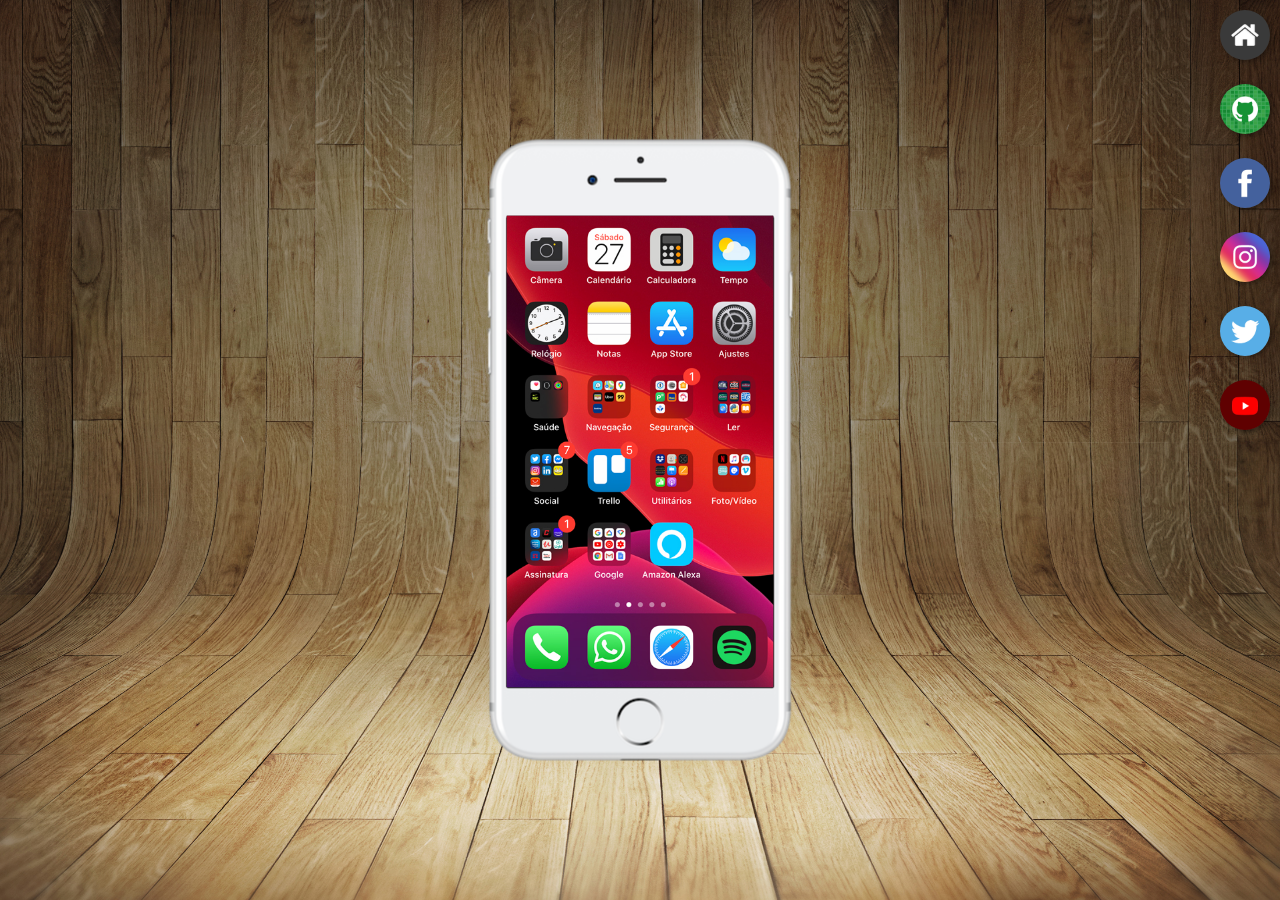
<file: index.html>
<!DOCTYPE html>
<html lang="en">
<head>
    <meta charset="UTF-8">
    <meta name="viewport" content="width=device-width, initial-scale=1.0">
    <link rel="shortcut icon" href="pacote/favicon.ico" type="image/x-icon">
    <link rel="stylesheet" href="estilos/style.css">
    <title>Projeto Redes Sociais</title>
</head>
<body>
    <main>
        <section id="telefone"> 
            <iframe src="home.html" name='tela' frameborder="0" id="tela"></iframe>
        </section>

        <section id="redes-sociais">
             <a href="home.html" target="tela"><img src="pacote/imagens/logo-home.jpg" alt="home" ></a> <br>
             <a href="github.html" target="tela"><img src="pacote/imagens/logo-github.jpg" alt="github" ></a> <br>
             <a href="facebook.html" target="tela"><img src="pacote/imagens/logo-facebook.jpg" alt="facebook" ></a> <br>
             <a href="instagram.html" target="tela"><img src="pacote/imagens/logo-instagram.jpg" alt="instagram" ></a> <br>
             <a href="twitter.html" target="tela"><img src="pacote/imagens/logo-twitter.jpg" alt="twitter"></a> <br>
             <a href="youtube.html" target="tela"><img src="pacote/imagens/logo-youtube.jpg" alt="youtube"></a>
        </section>
    </main>
</body>
</html>
</file>
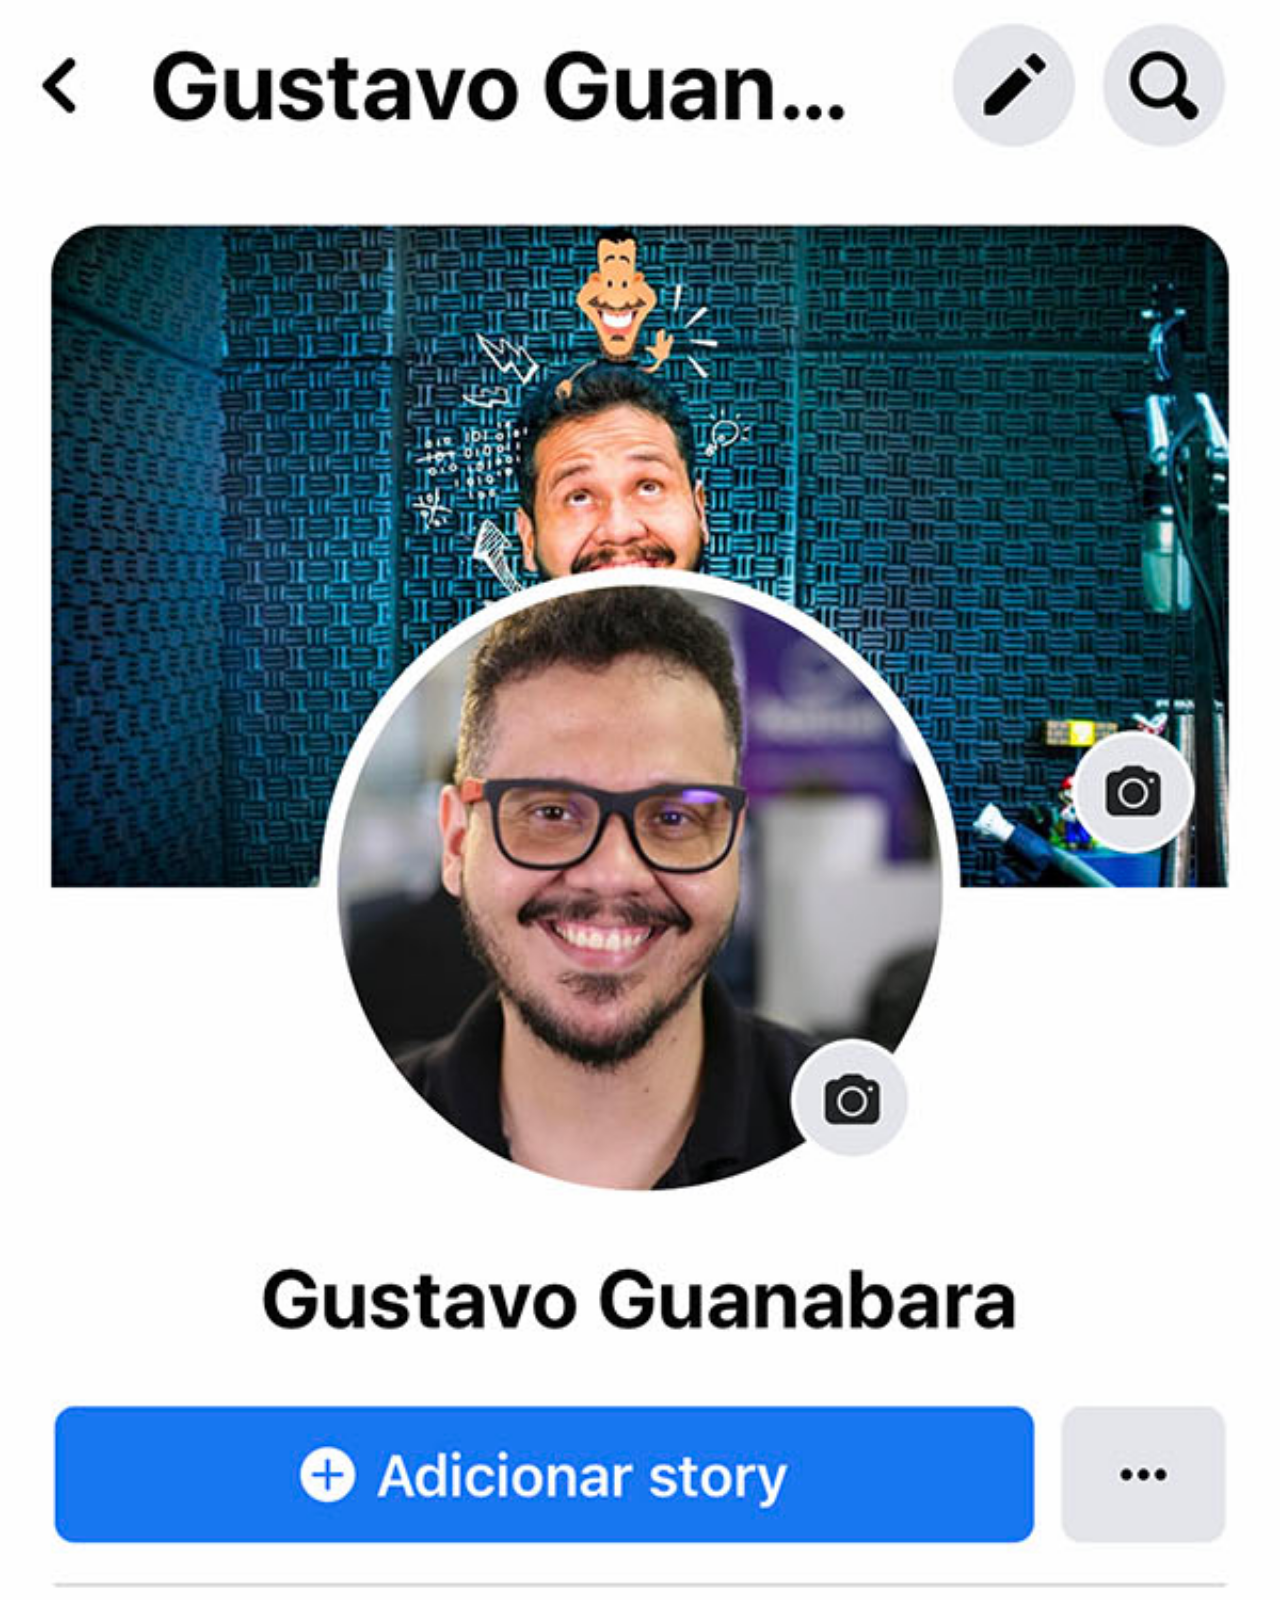
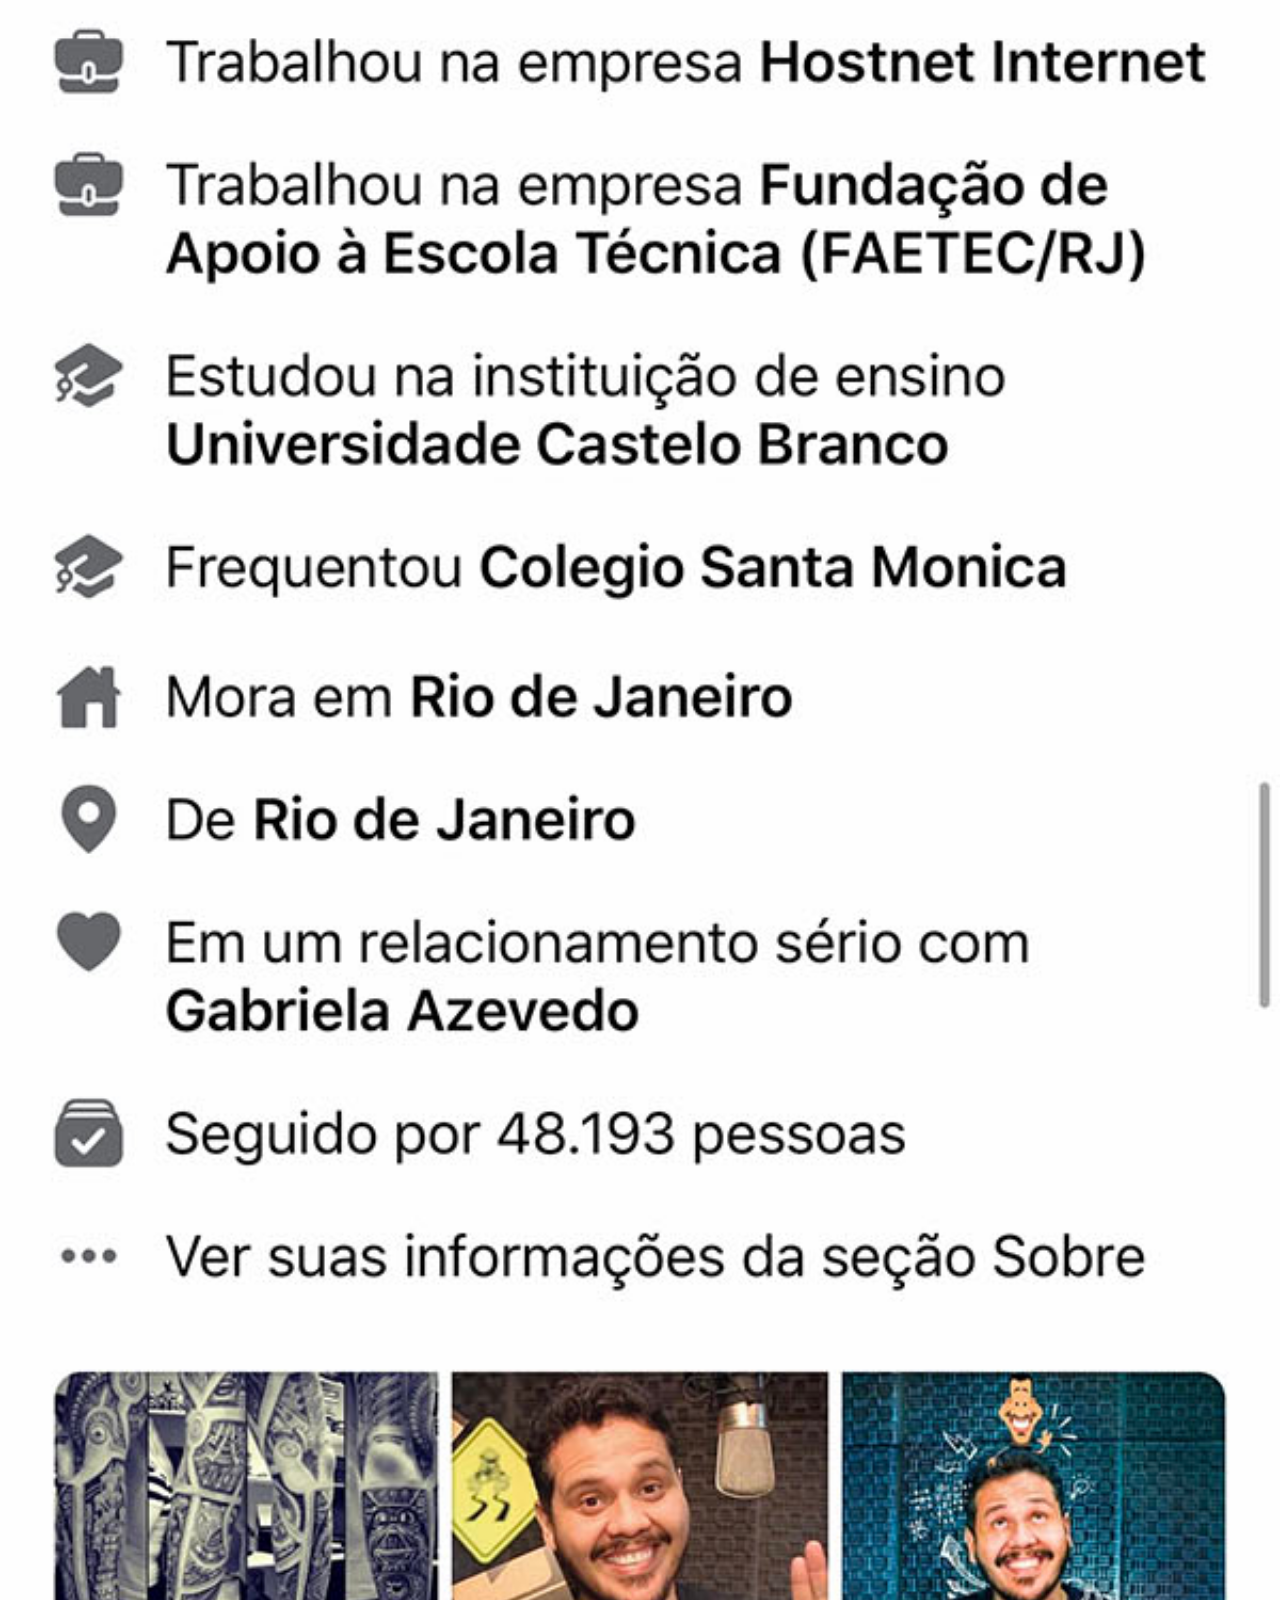
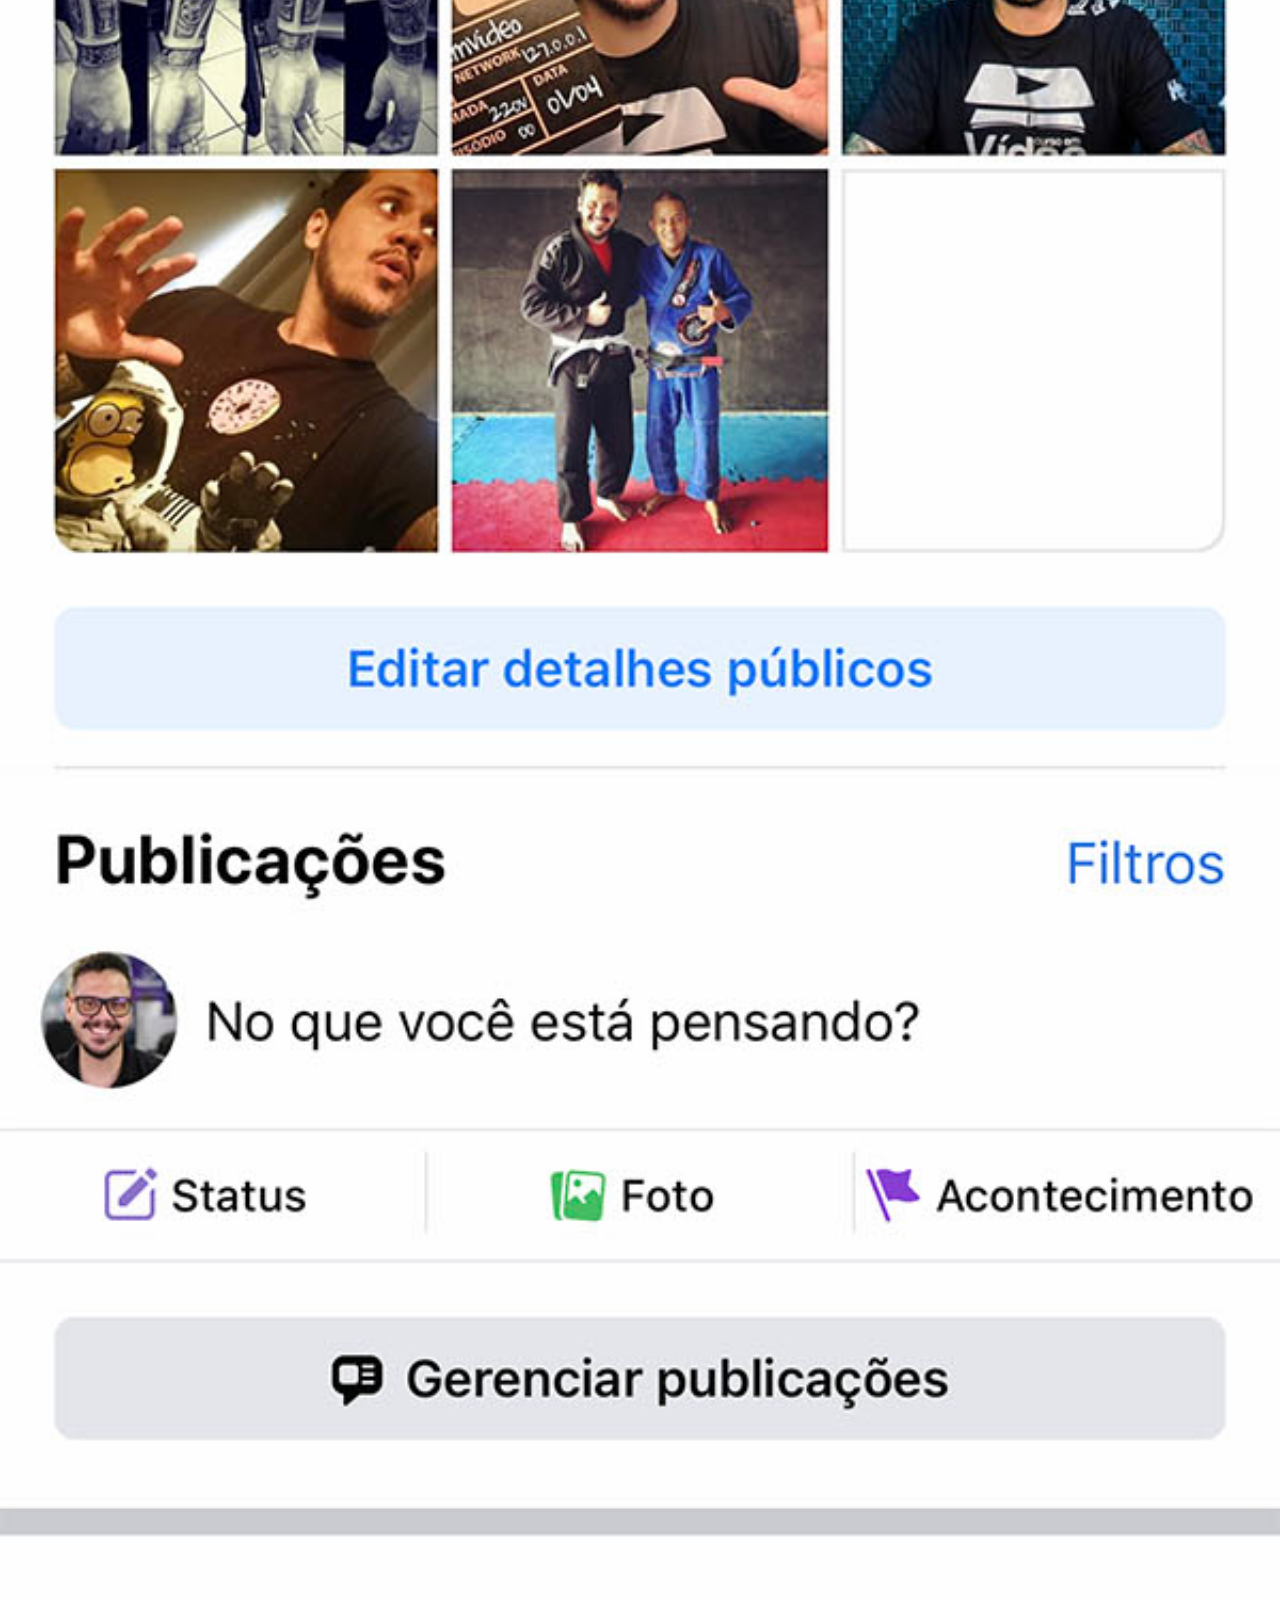
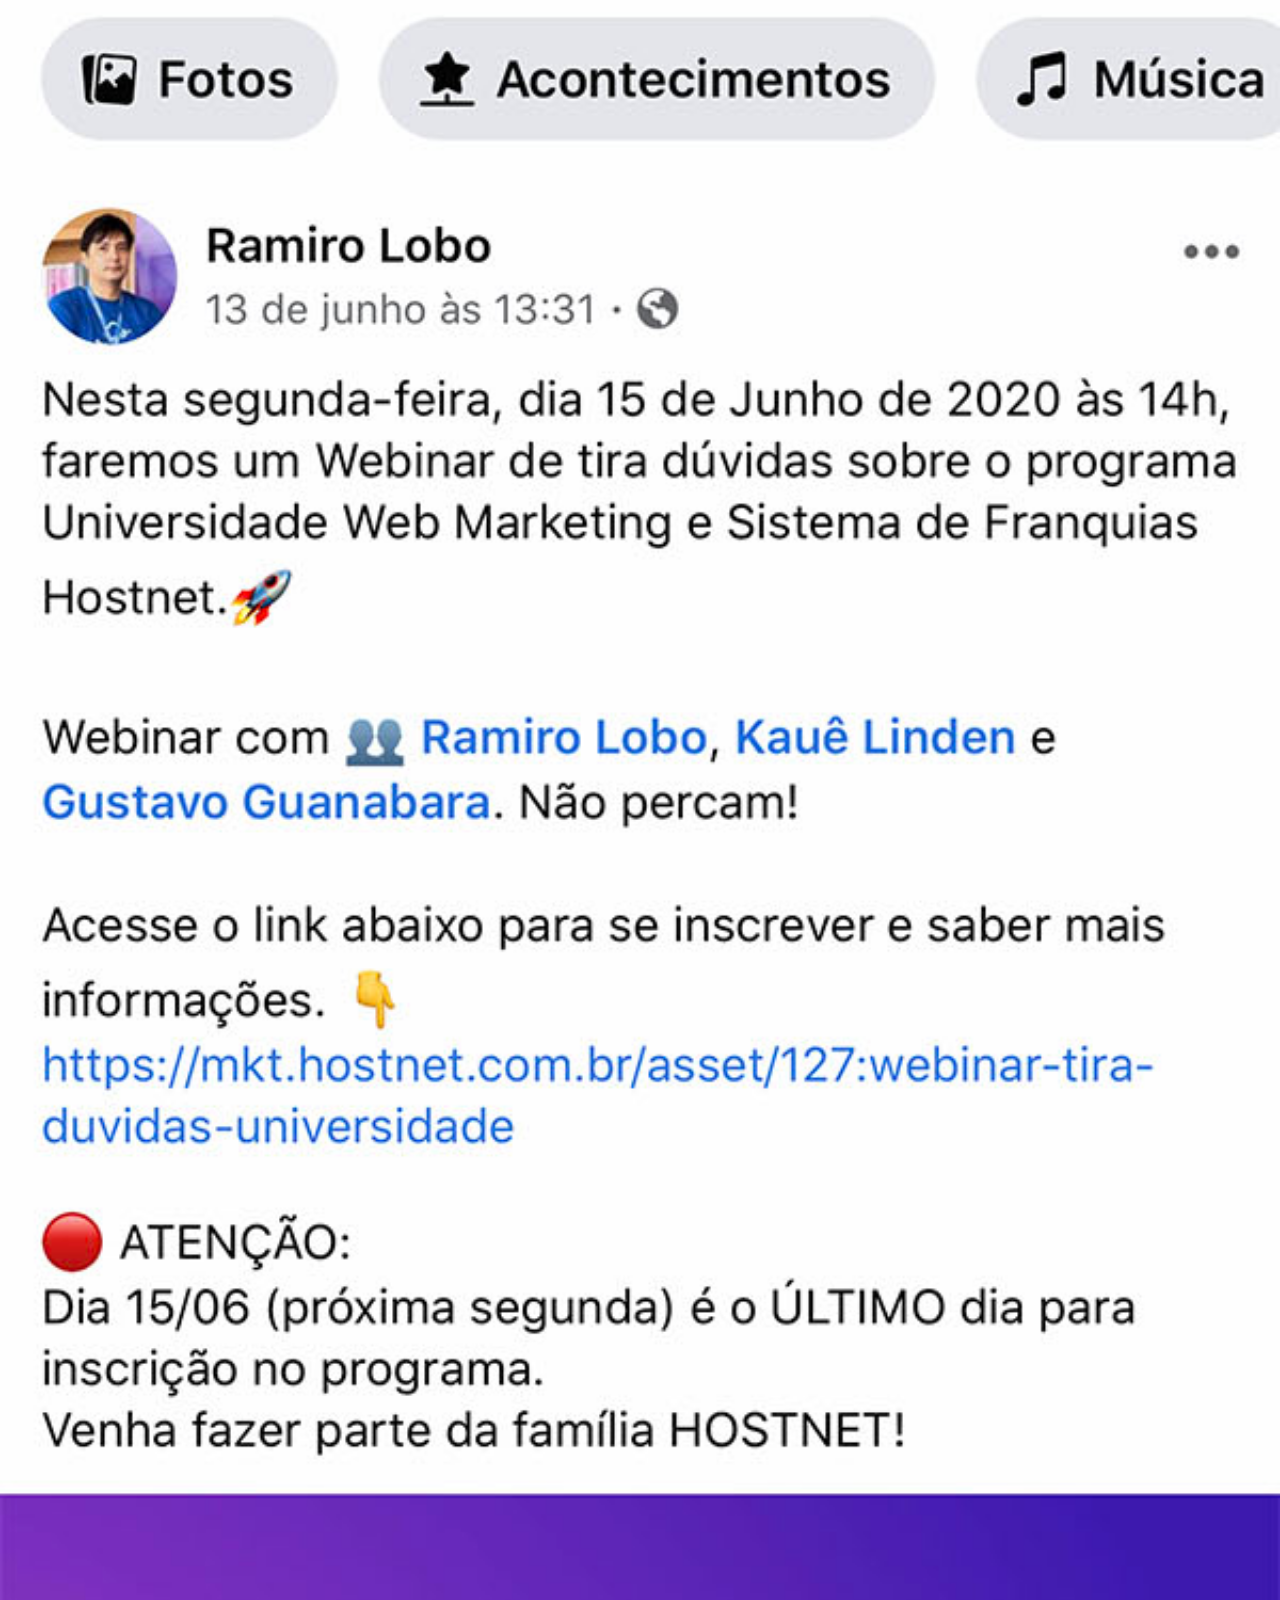
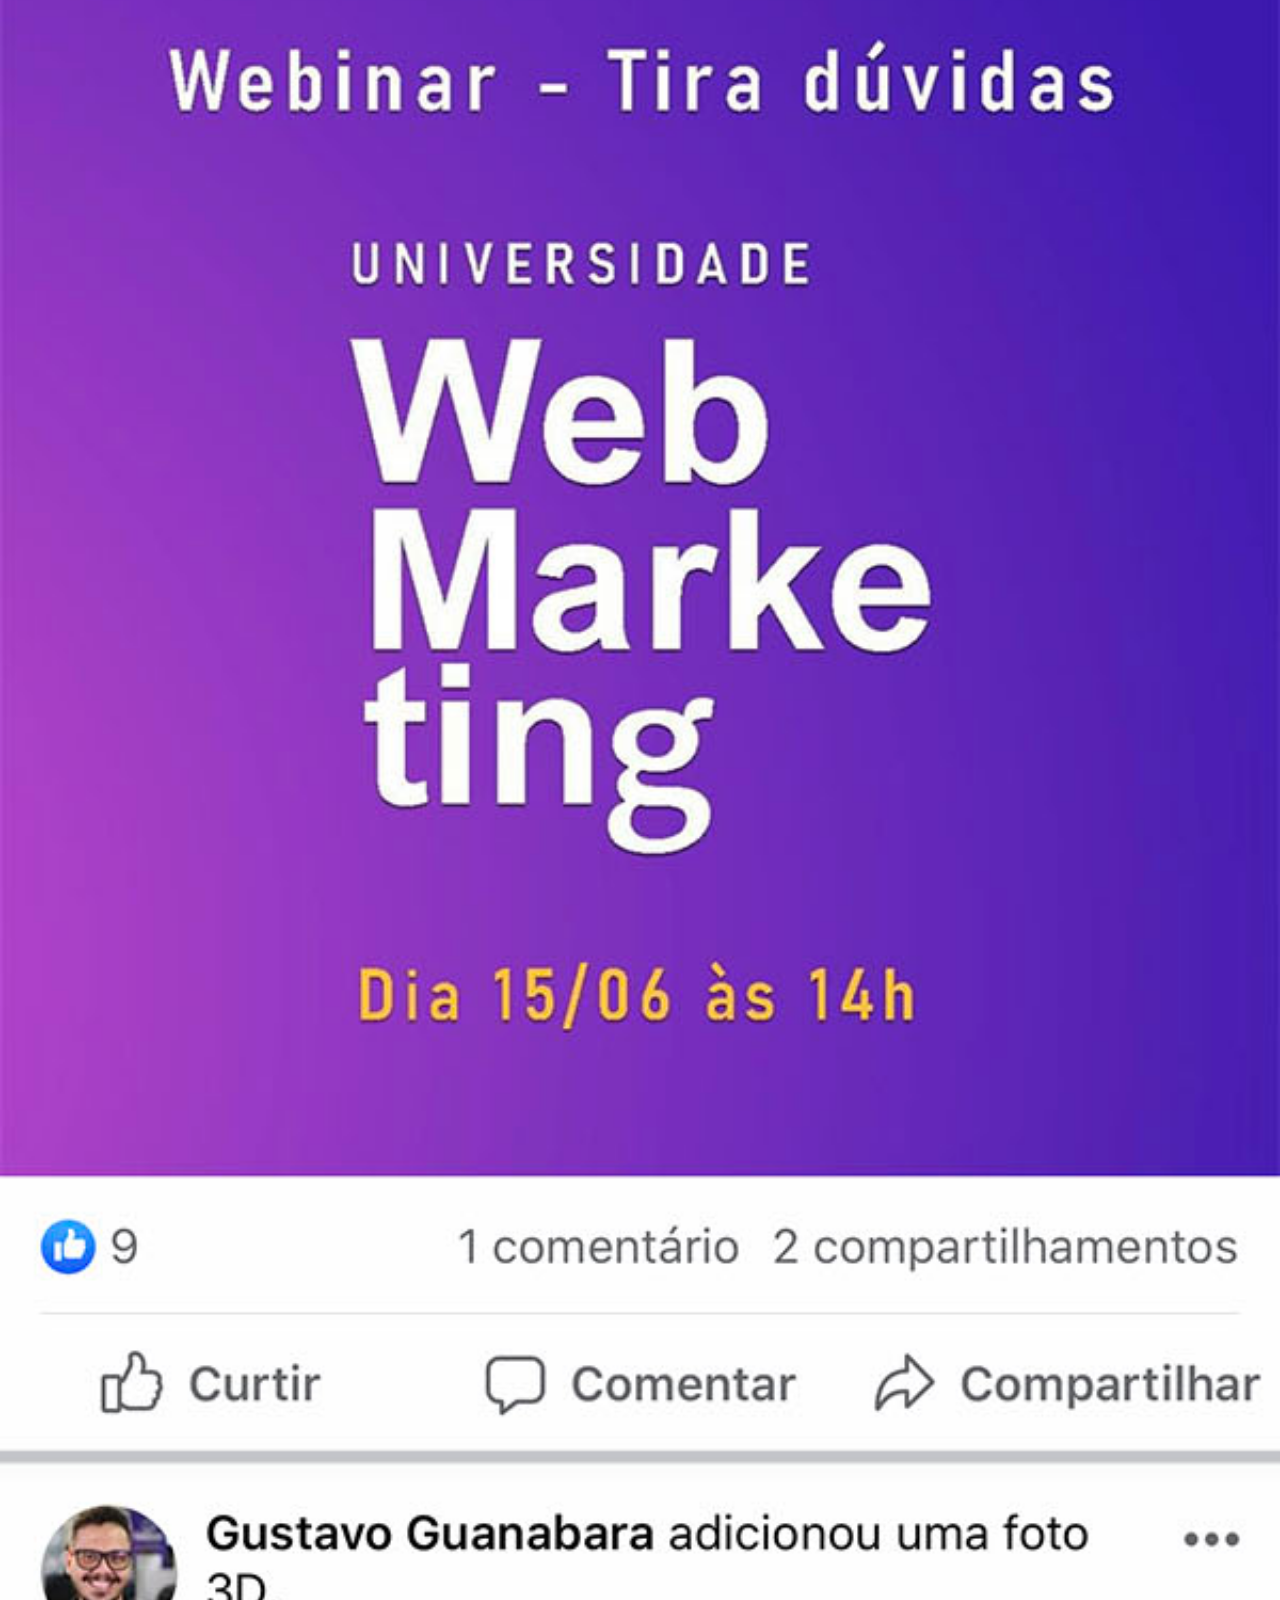
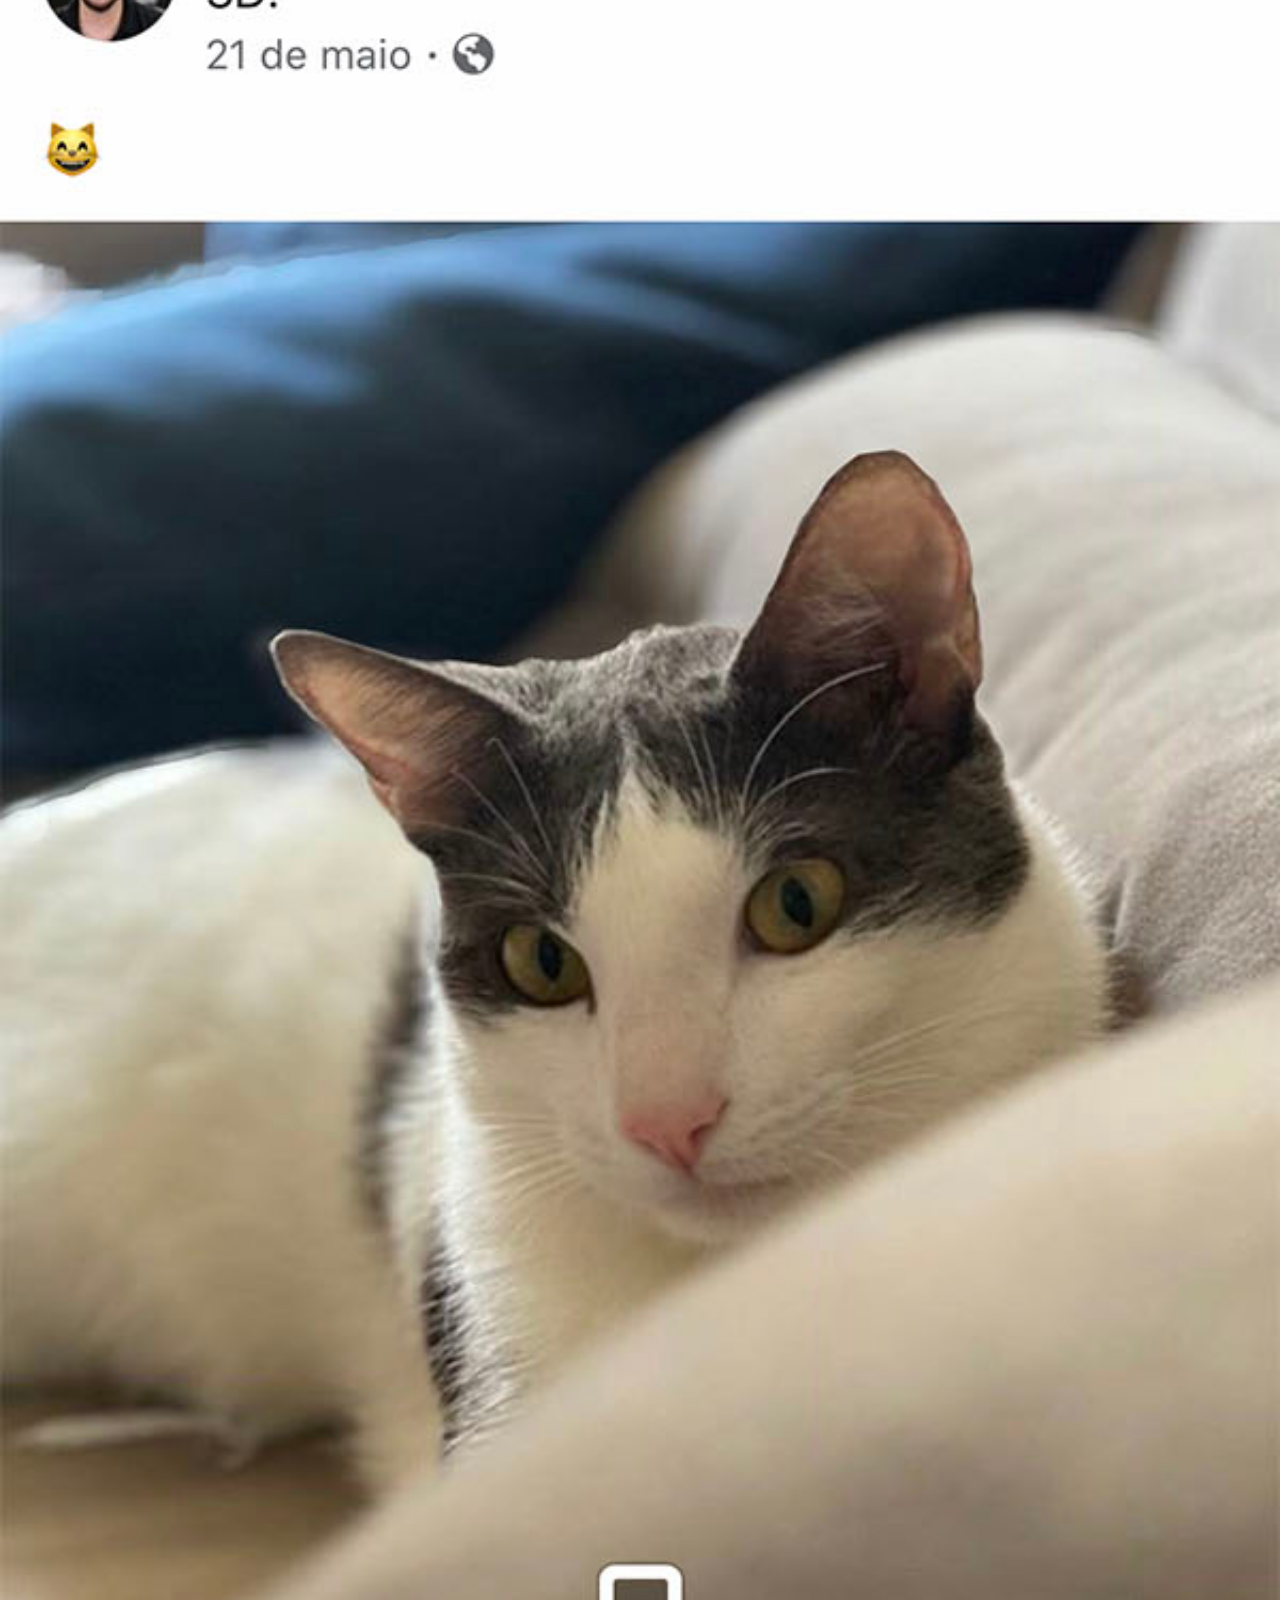
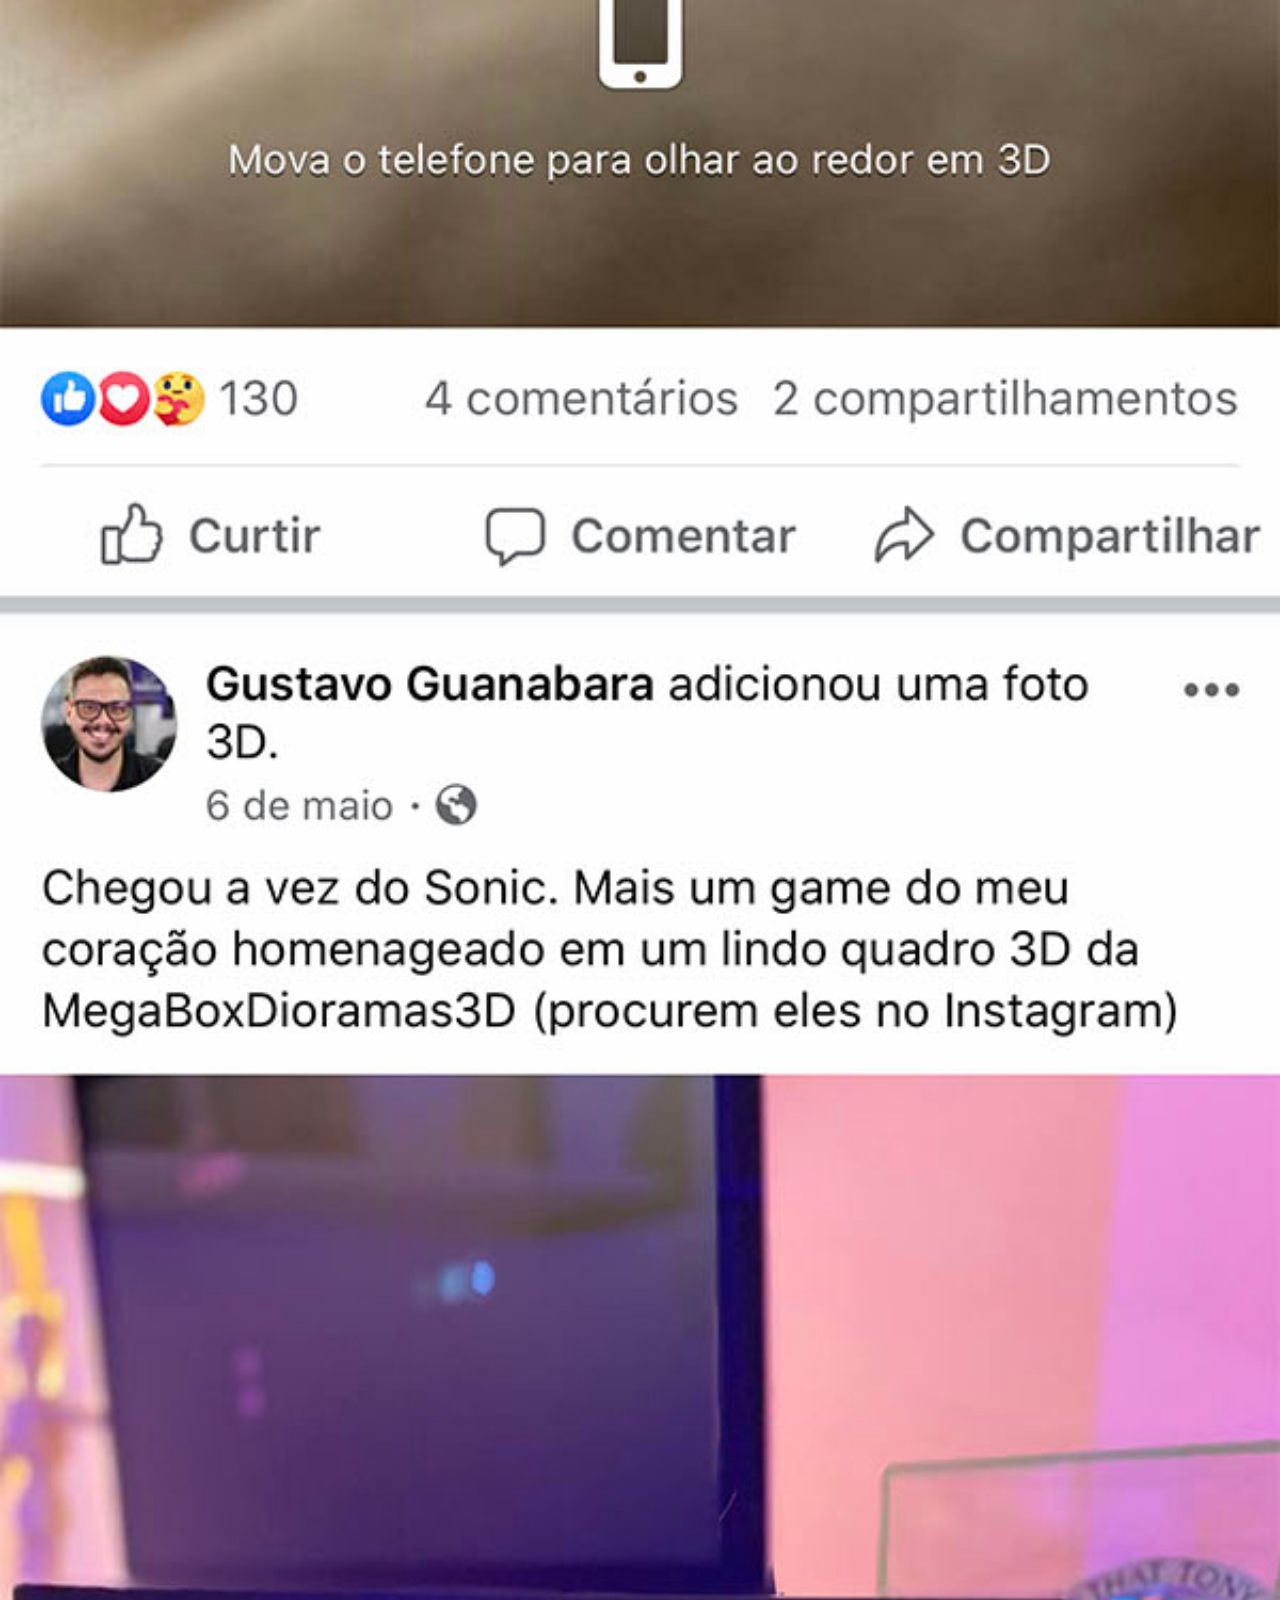
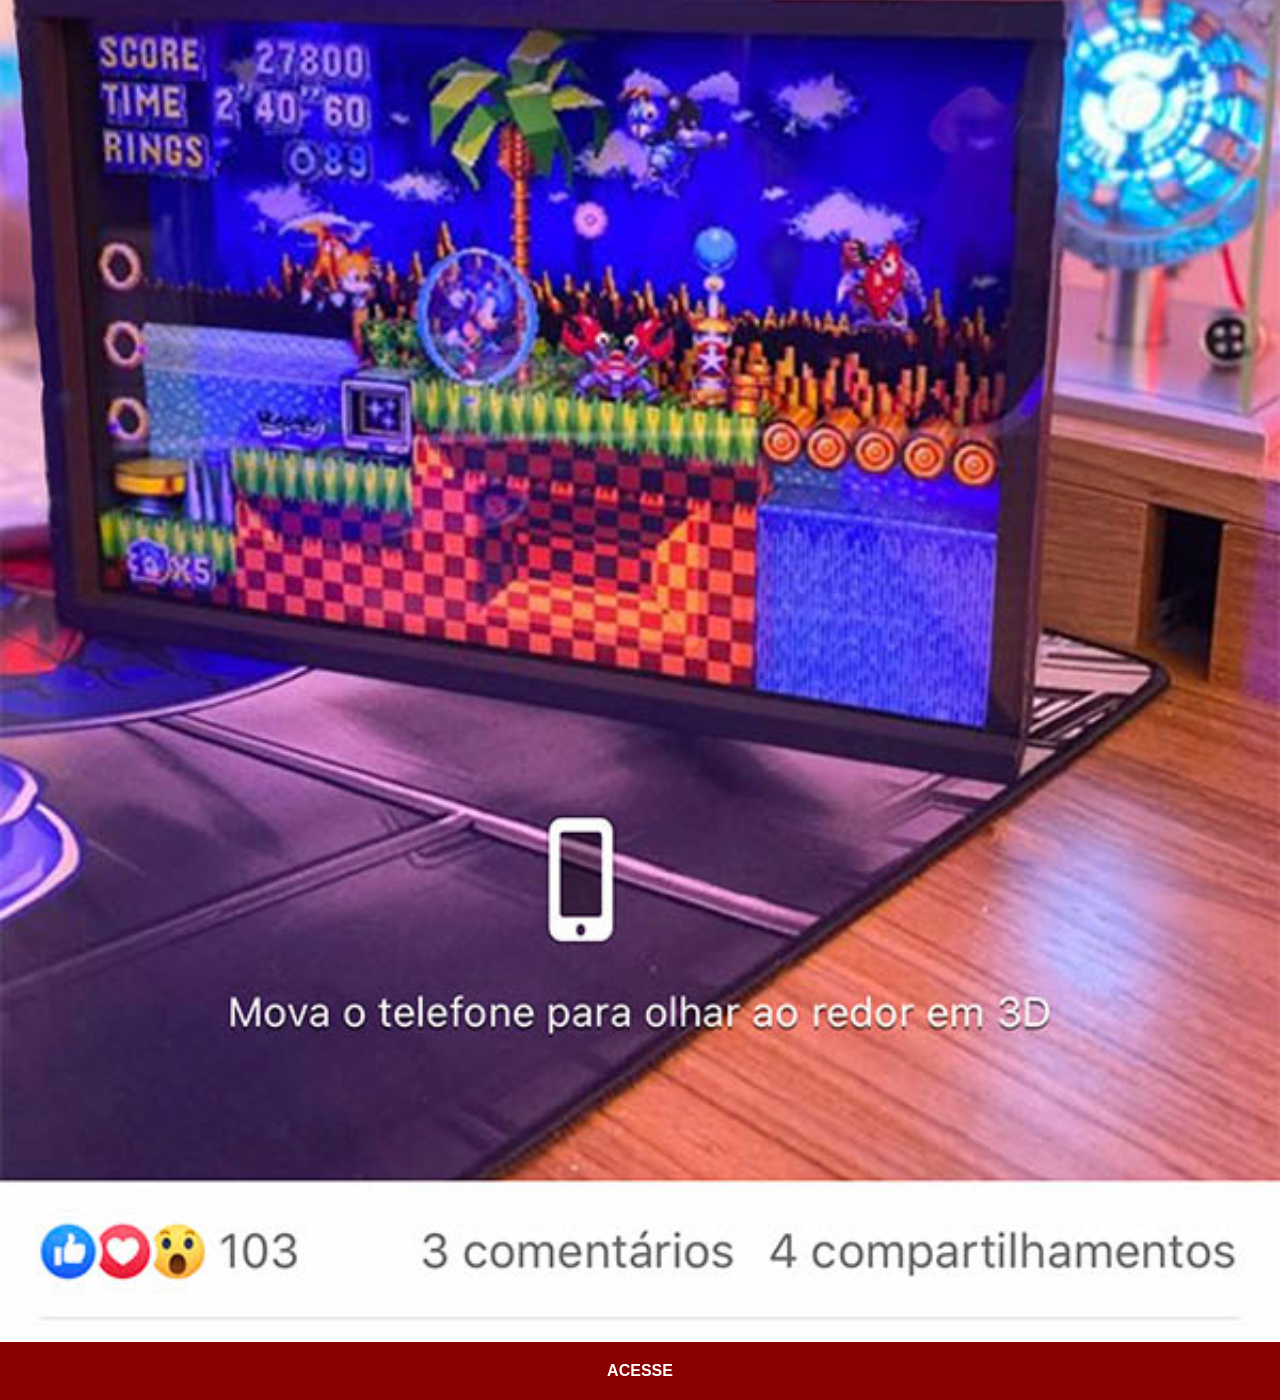
<file: facebook.html>
<!DOCTYPE html>
<html lang="pt-br">
<head>
    <meta charset="UTF-8">
    <meta name="viewport" content="width=device-width, initial-scale=1.0">
    <link rel="stylesheet" href="estilos/social.css">
    
    <title>Facebook</title>
</head>
<body>
    <img src="pacote/imagens/tela-facebook.jpg" alt="Facebook">
    <a href="https://www.facebook.com/gustavoguanabara" target="_blank">ACESSE</a>
</body>
</html>
</file>
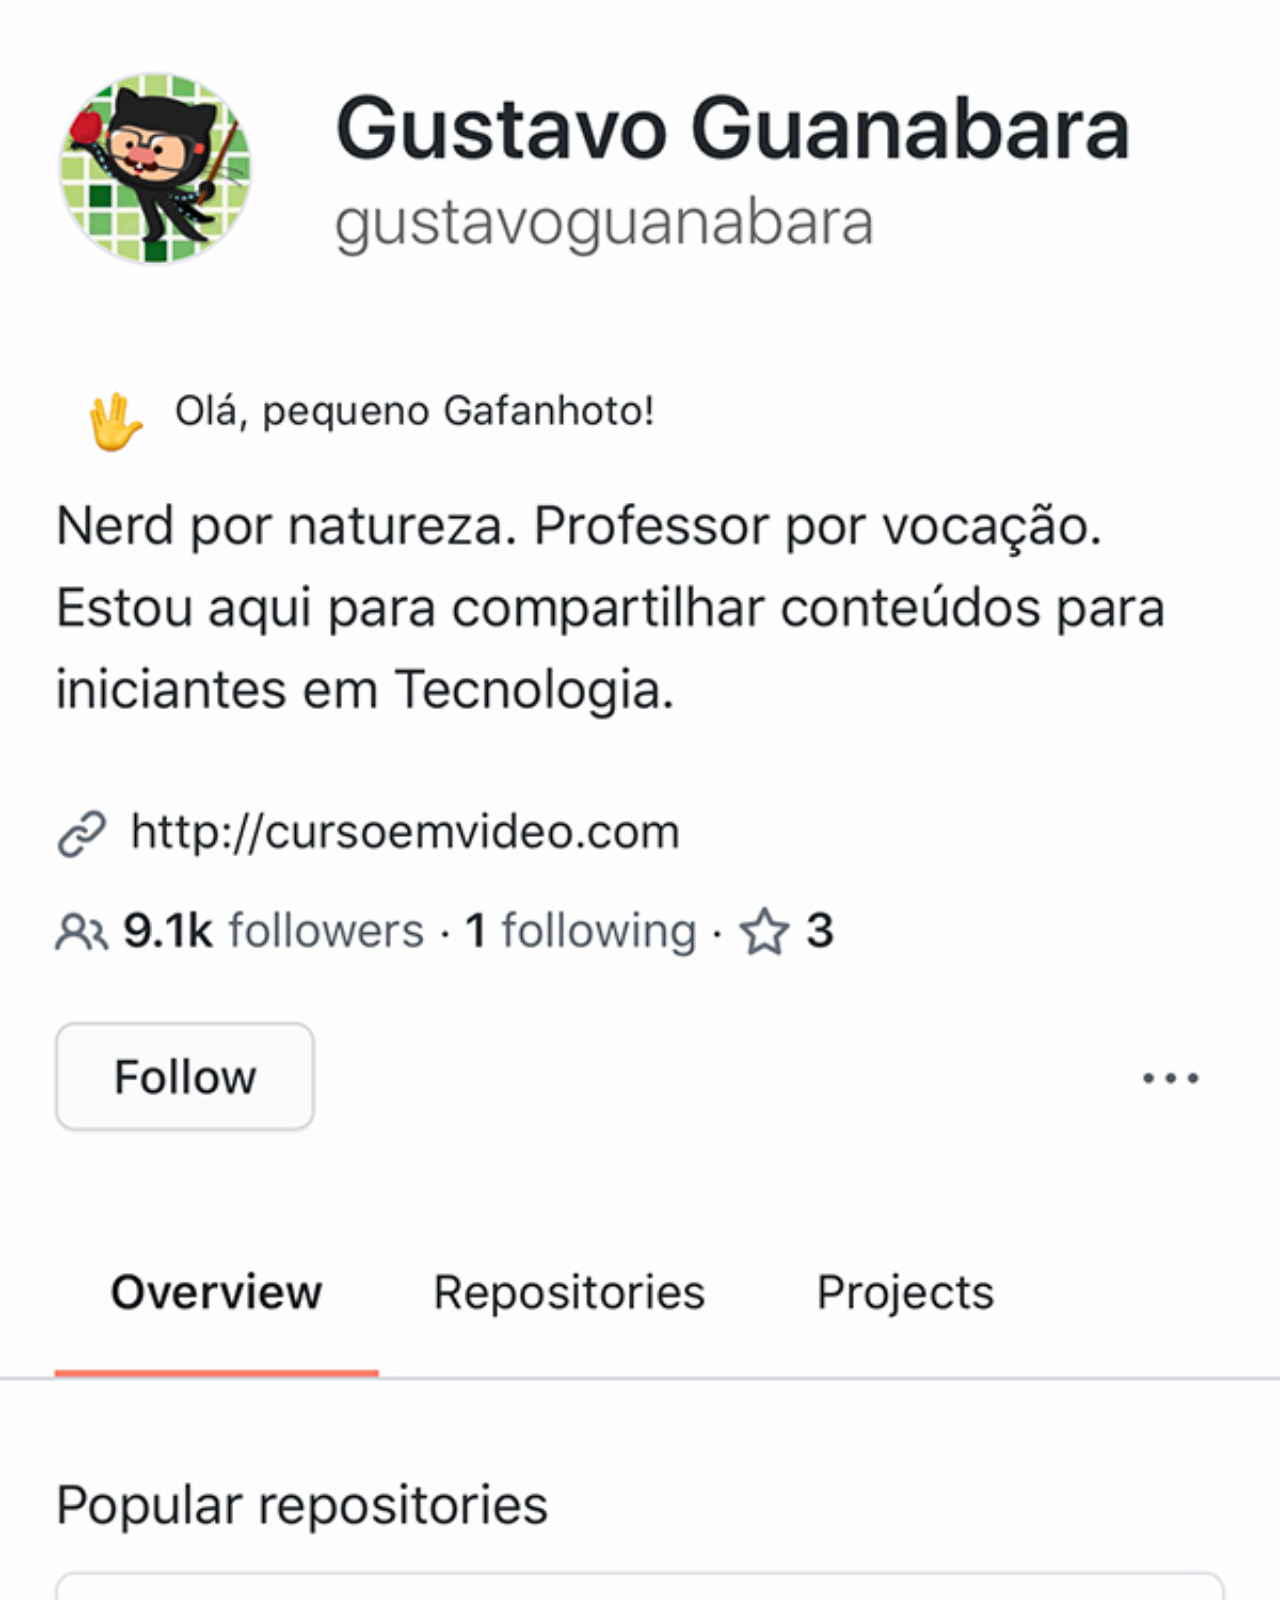
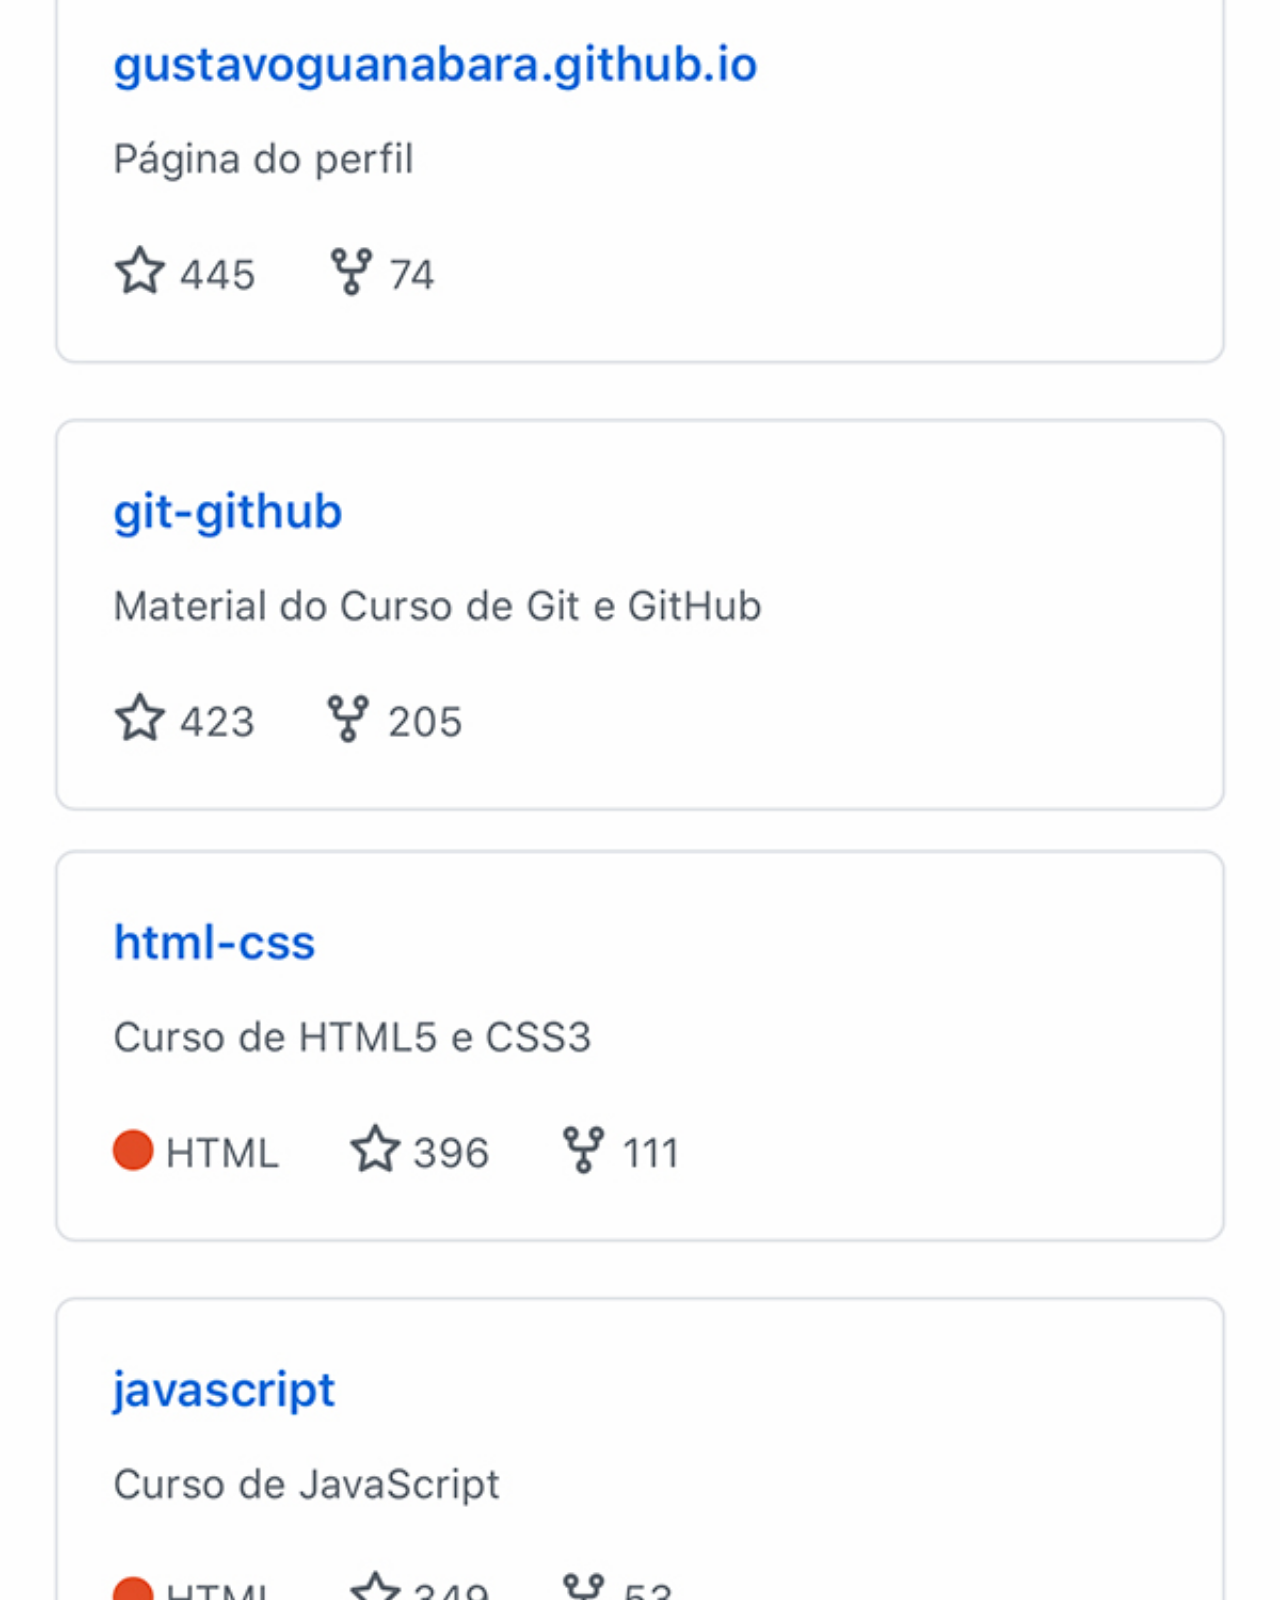
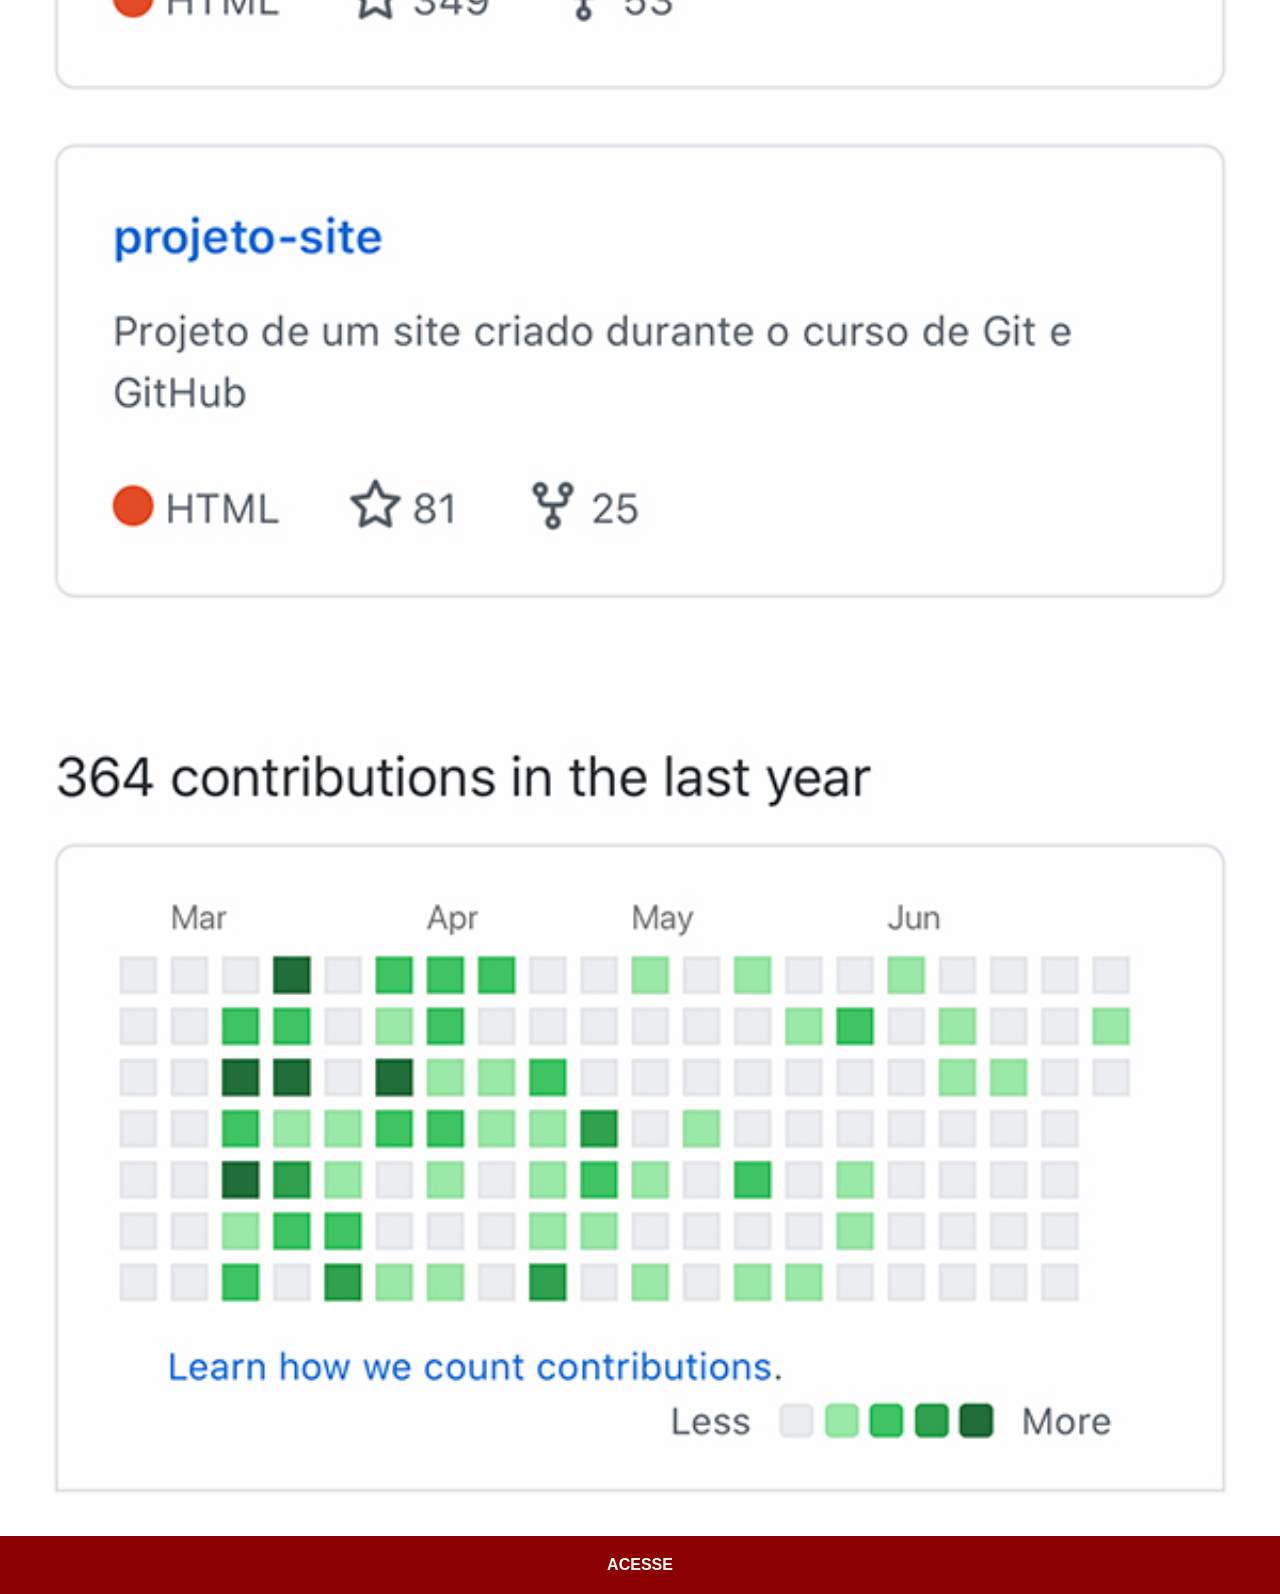
<file: github.html>
<!DOCTYPE html>
<html lang="pt-br">
<head>
    <meta charset="UTF-8">
    <meta name="viewport" content="width=device-width, initial-scale=1.0">
    <link rel="stylesheet" href="estilos/social.css">
    <title>Github</title>
</head>
<body>
    <img src="pacote/imagens/tela-github.jpg" alt="Github">
    <a href="https://github.com/gustavoguanabara" target="_blank">ACESSE</a>
</body>
</html>
</file>
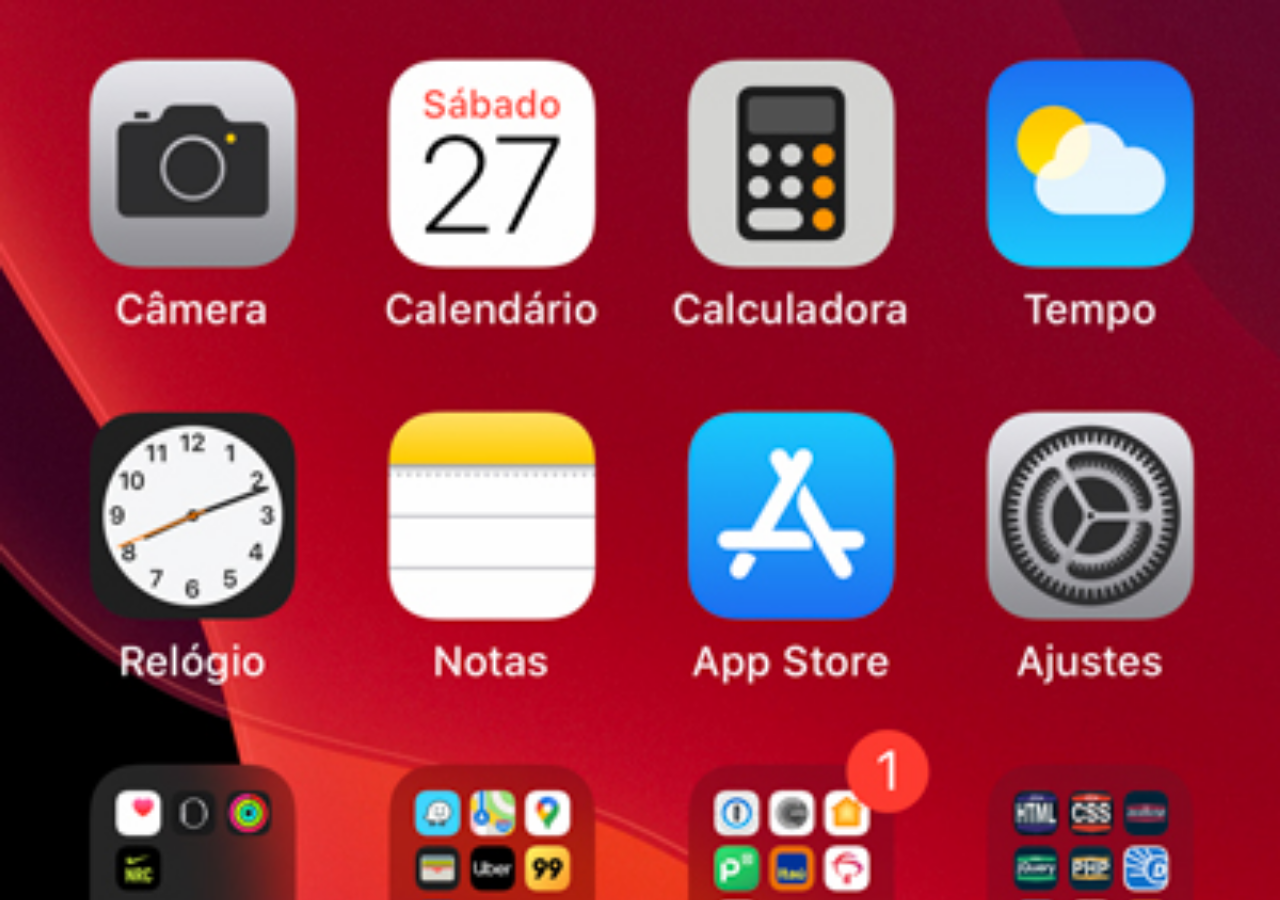
<file: home.html>
<!DOCTYPE html>
<html lang="en">
<head>
    <meta charset="UTF-8">
    <meta name="viewport" content="width=device-width, initial-scale=1.0">
    <title>Document</title>

    <style>
        *{
            margin: 0px;
            padding: 0px;
        }

        body{
            width: 100vw;
            height: 100vh;
            background: black url('pacote/imagens/tela-home.jpg') no-repeat top center;
            background-size: cover;
           
        }
    </style>
</head>

<body>
    
</body>
</html>
</file>
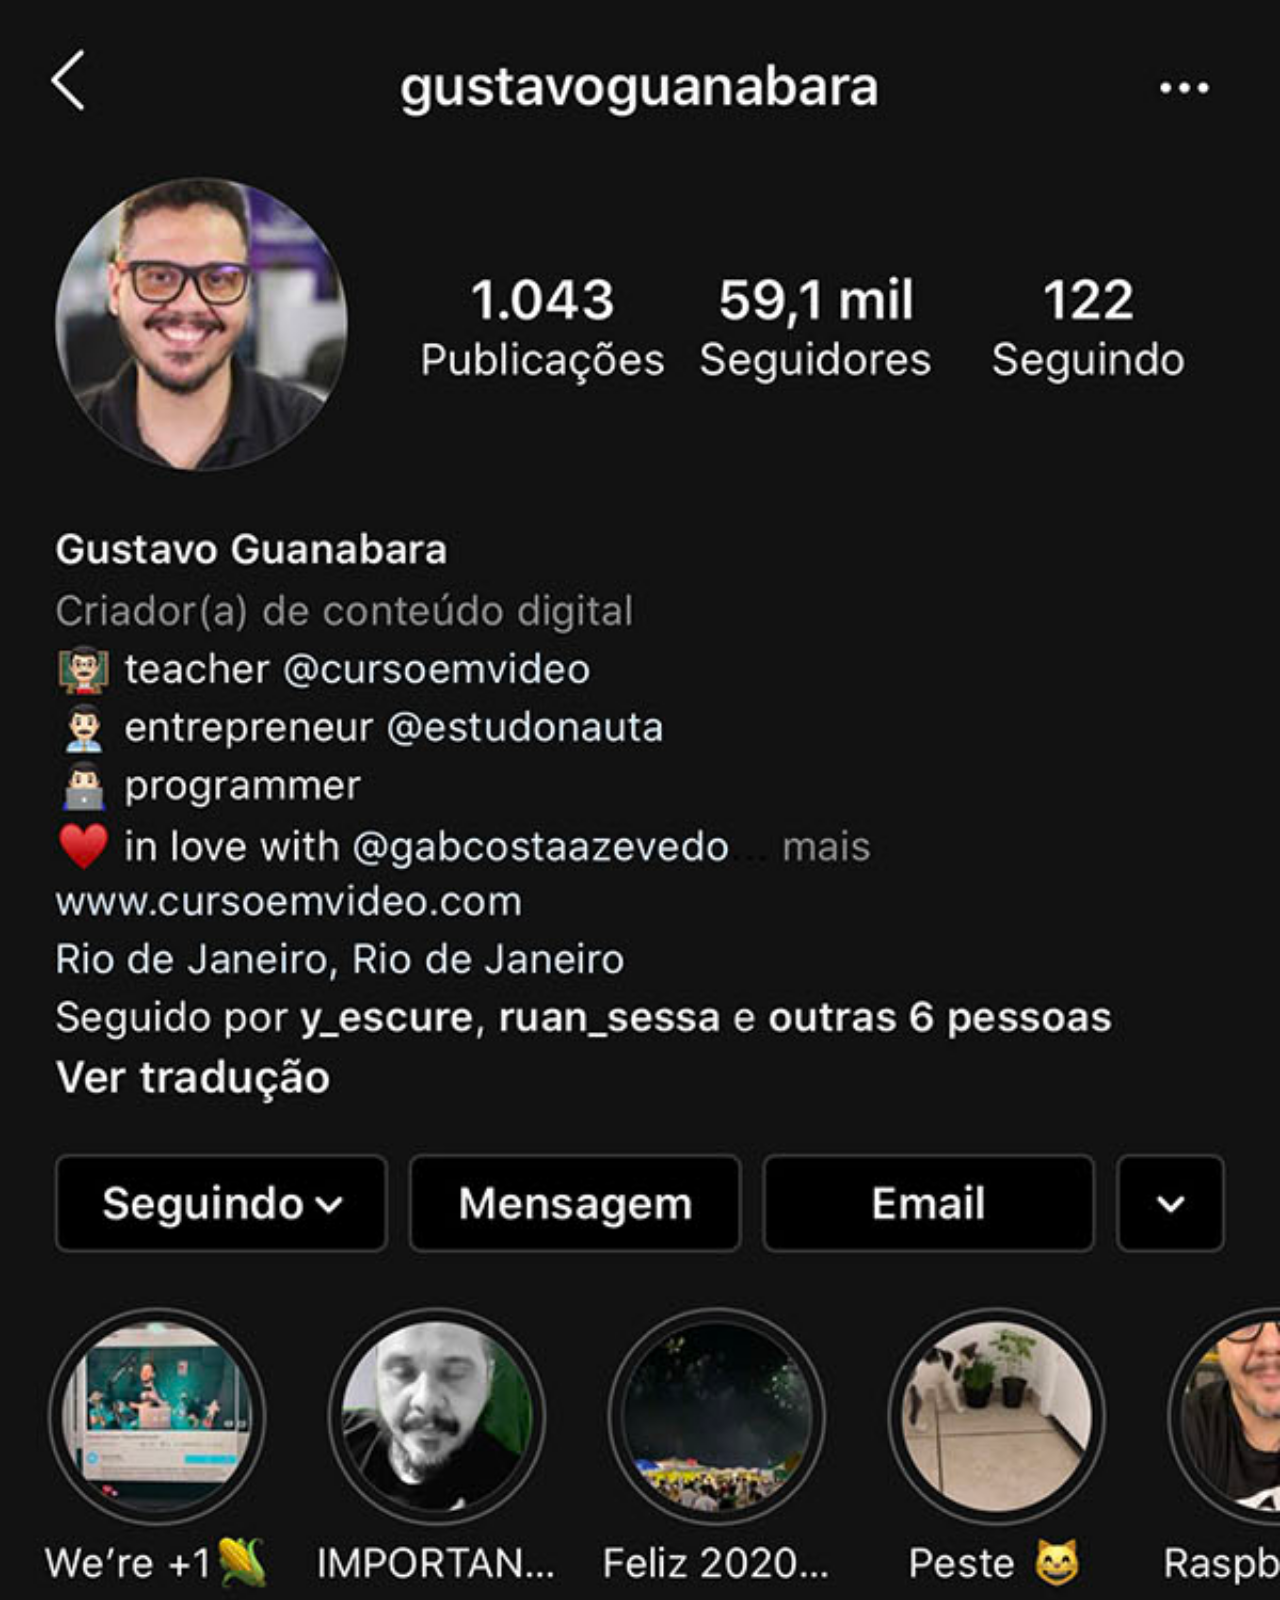
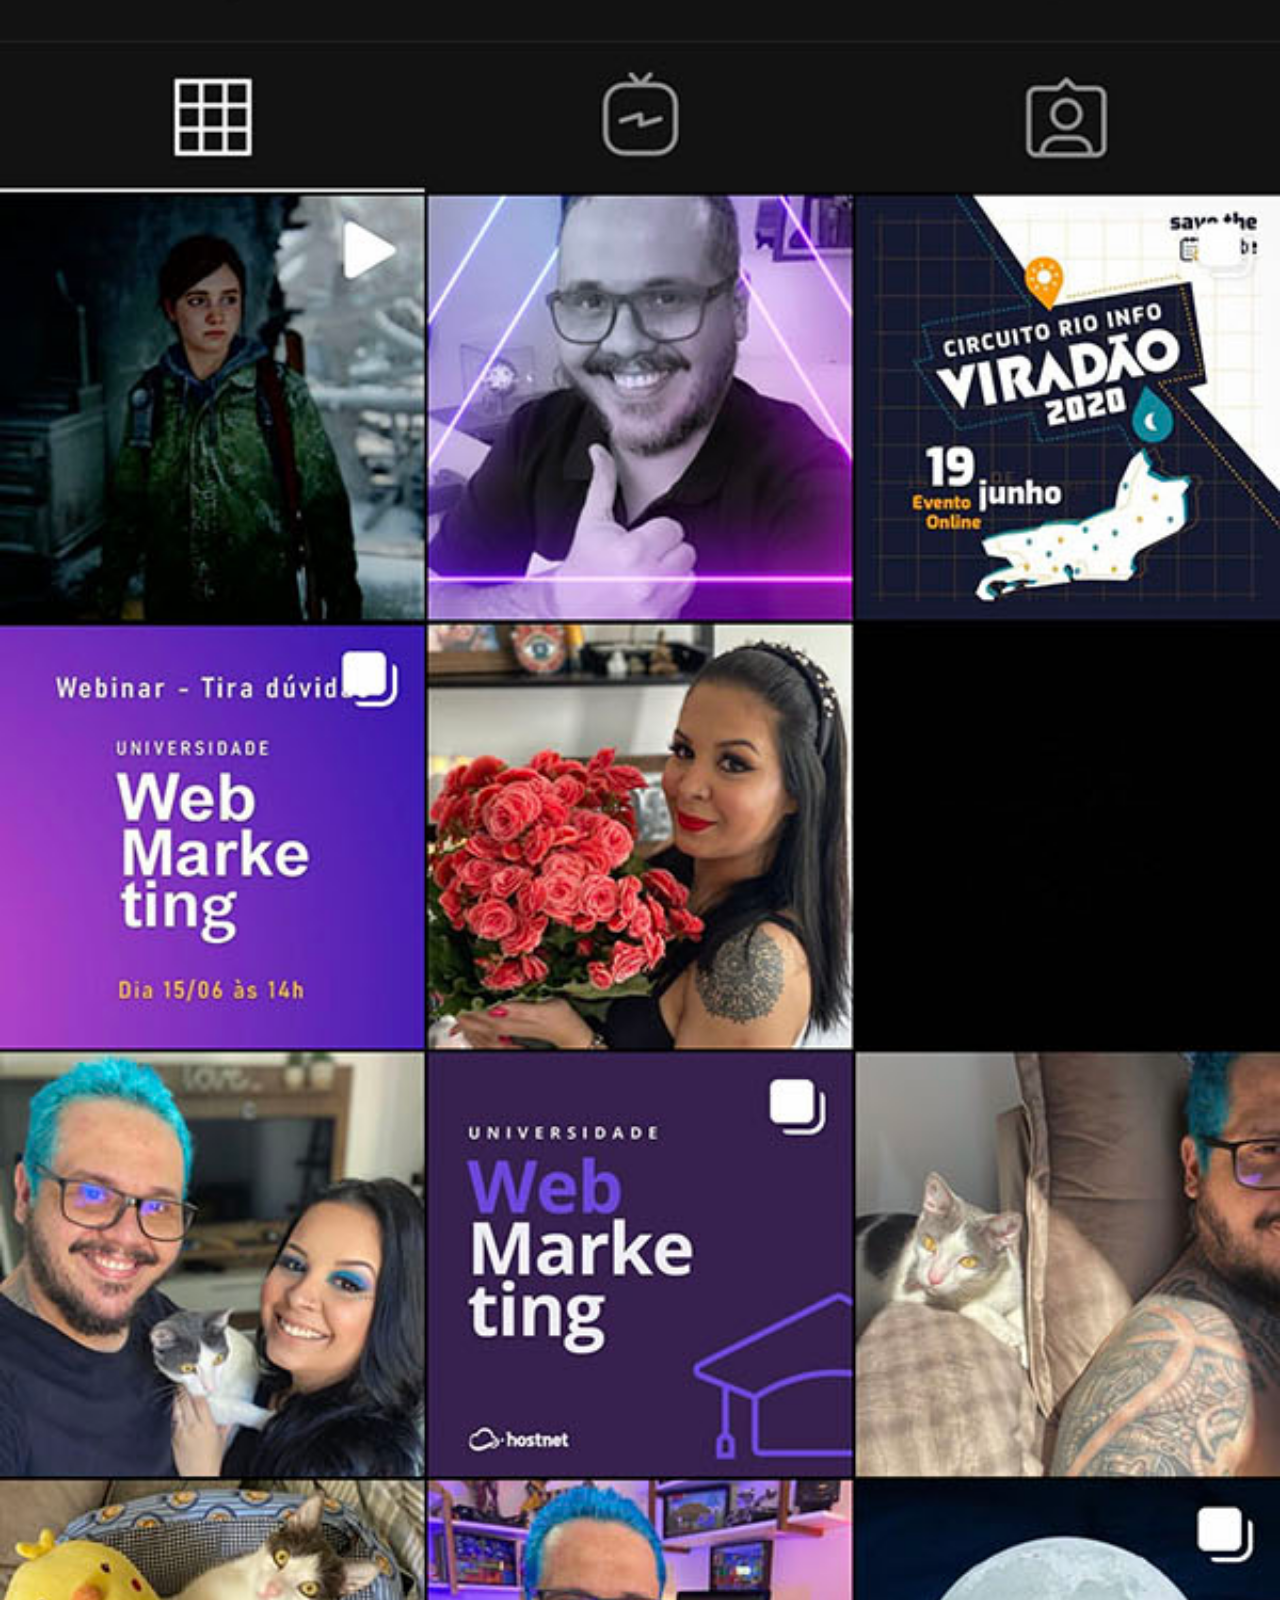
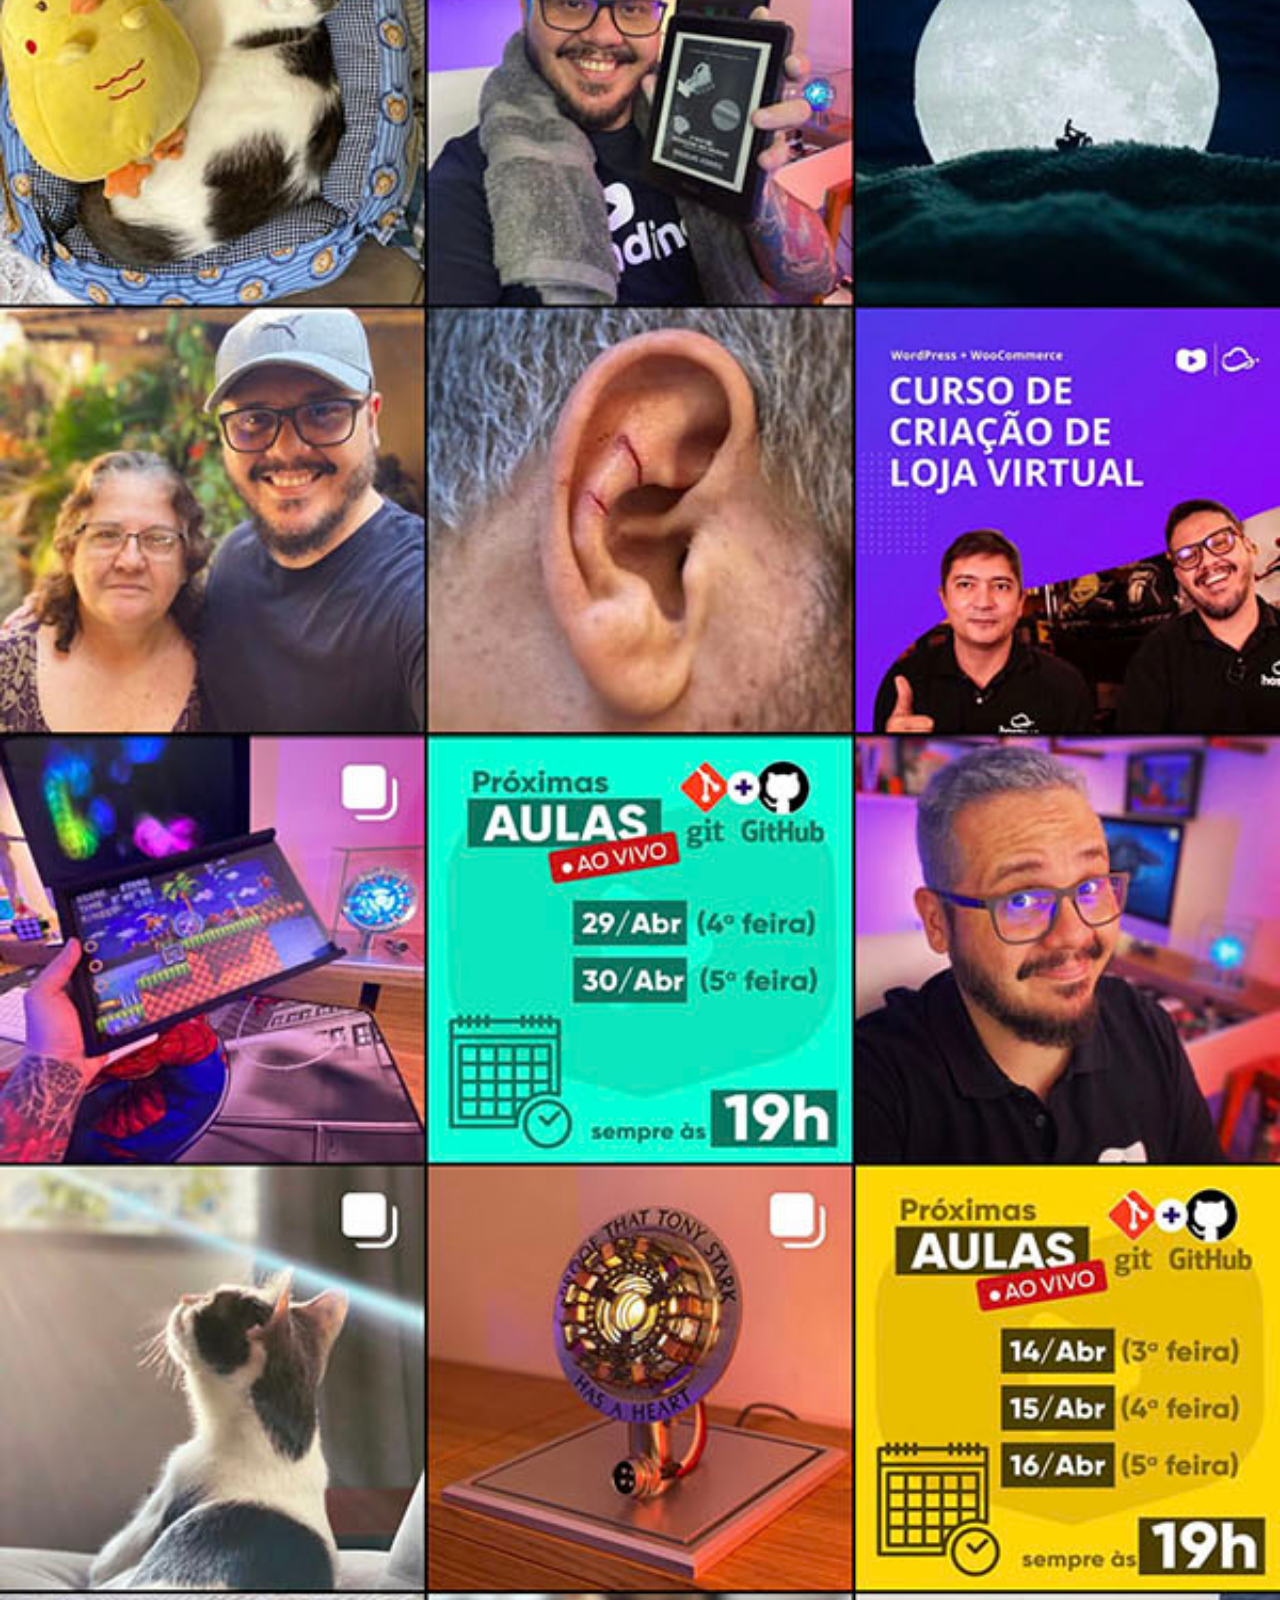
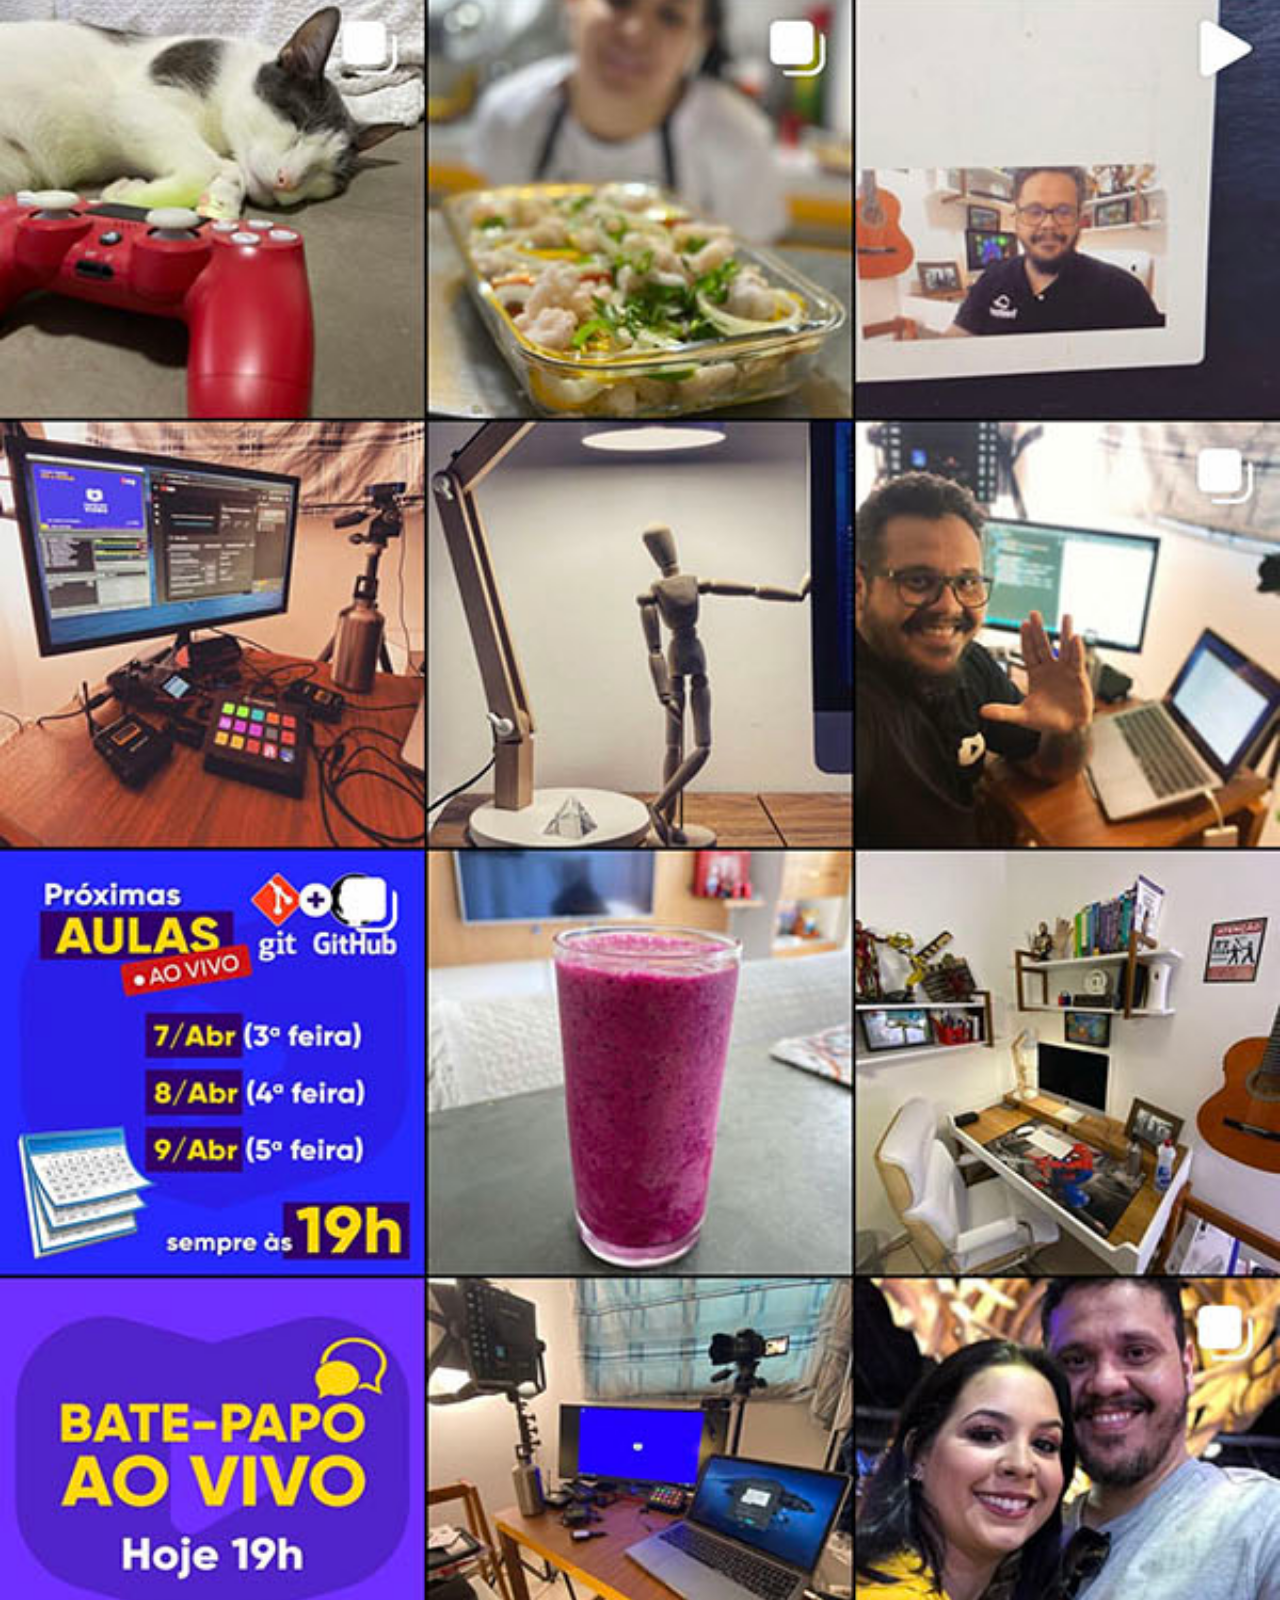
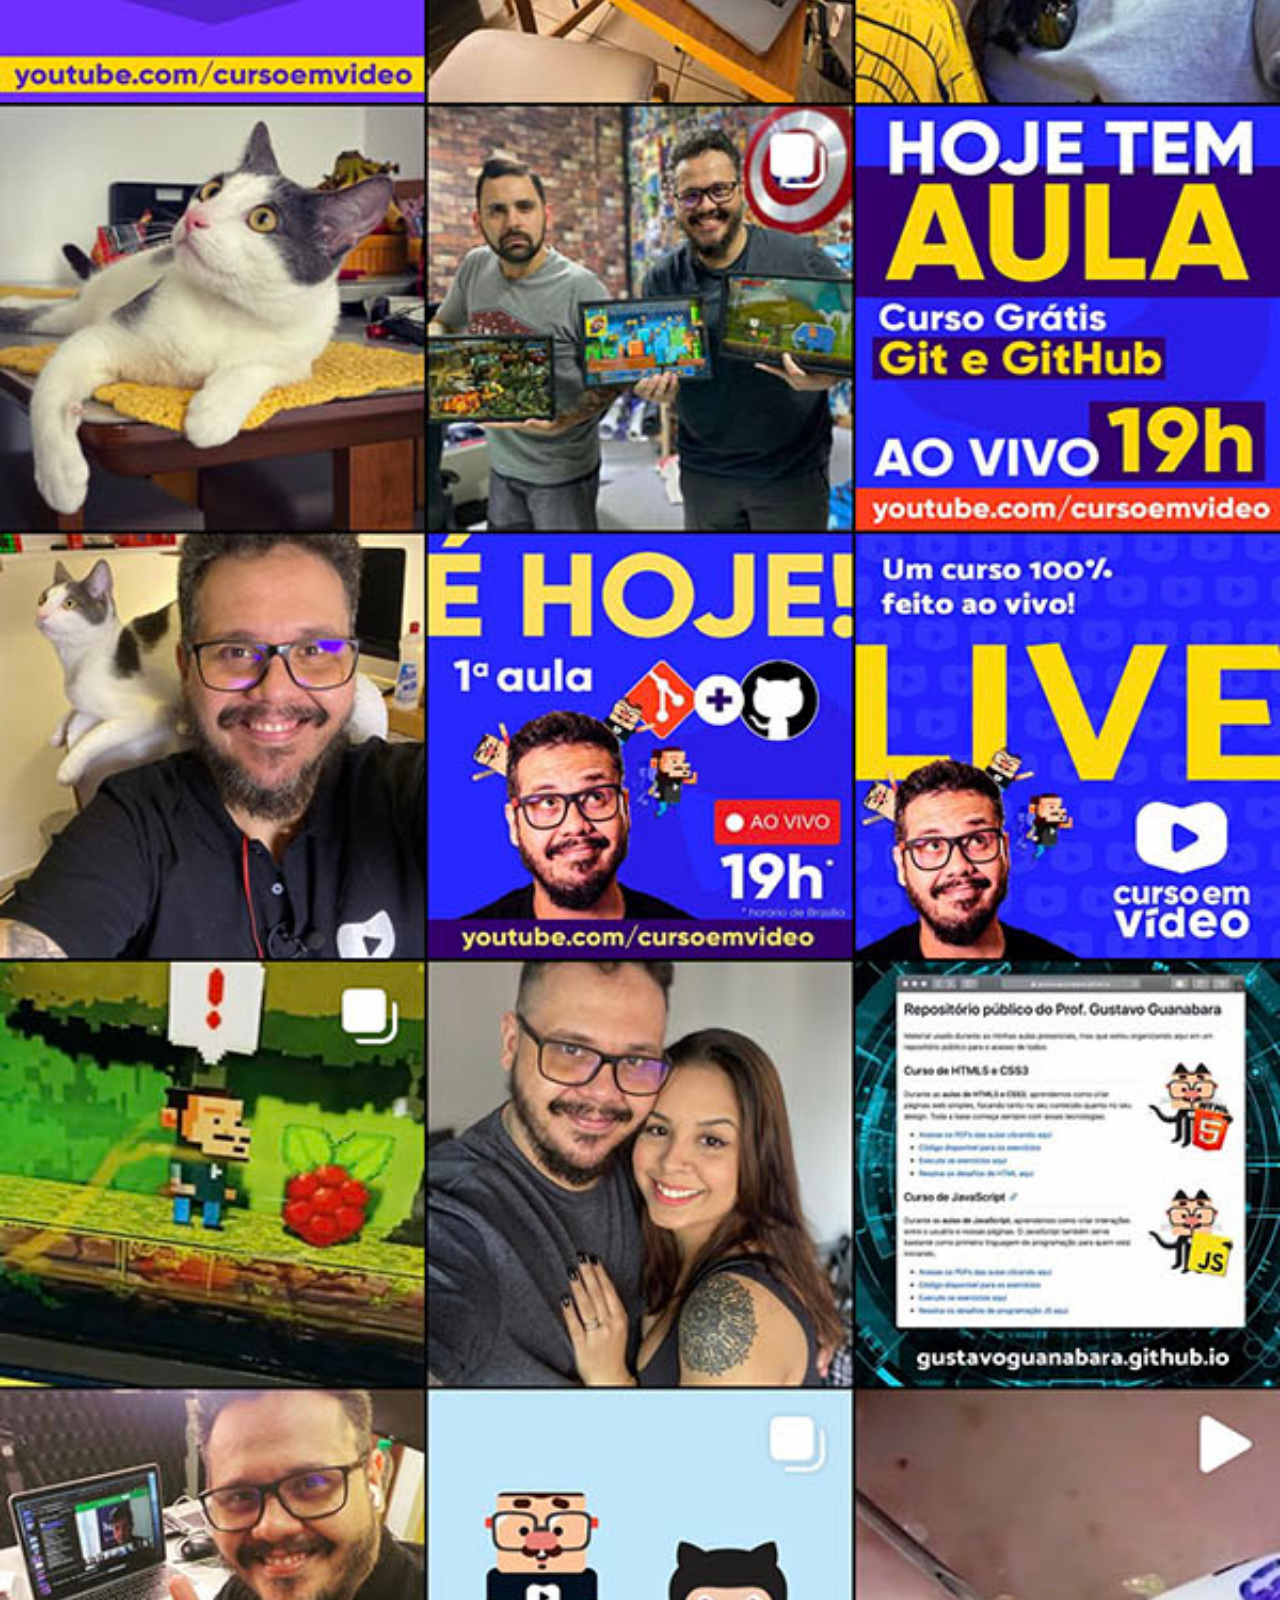
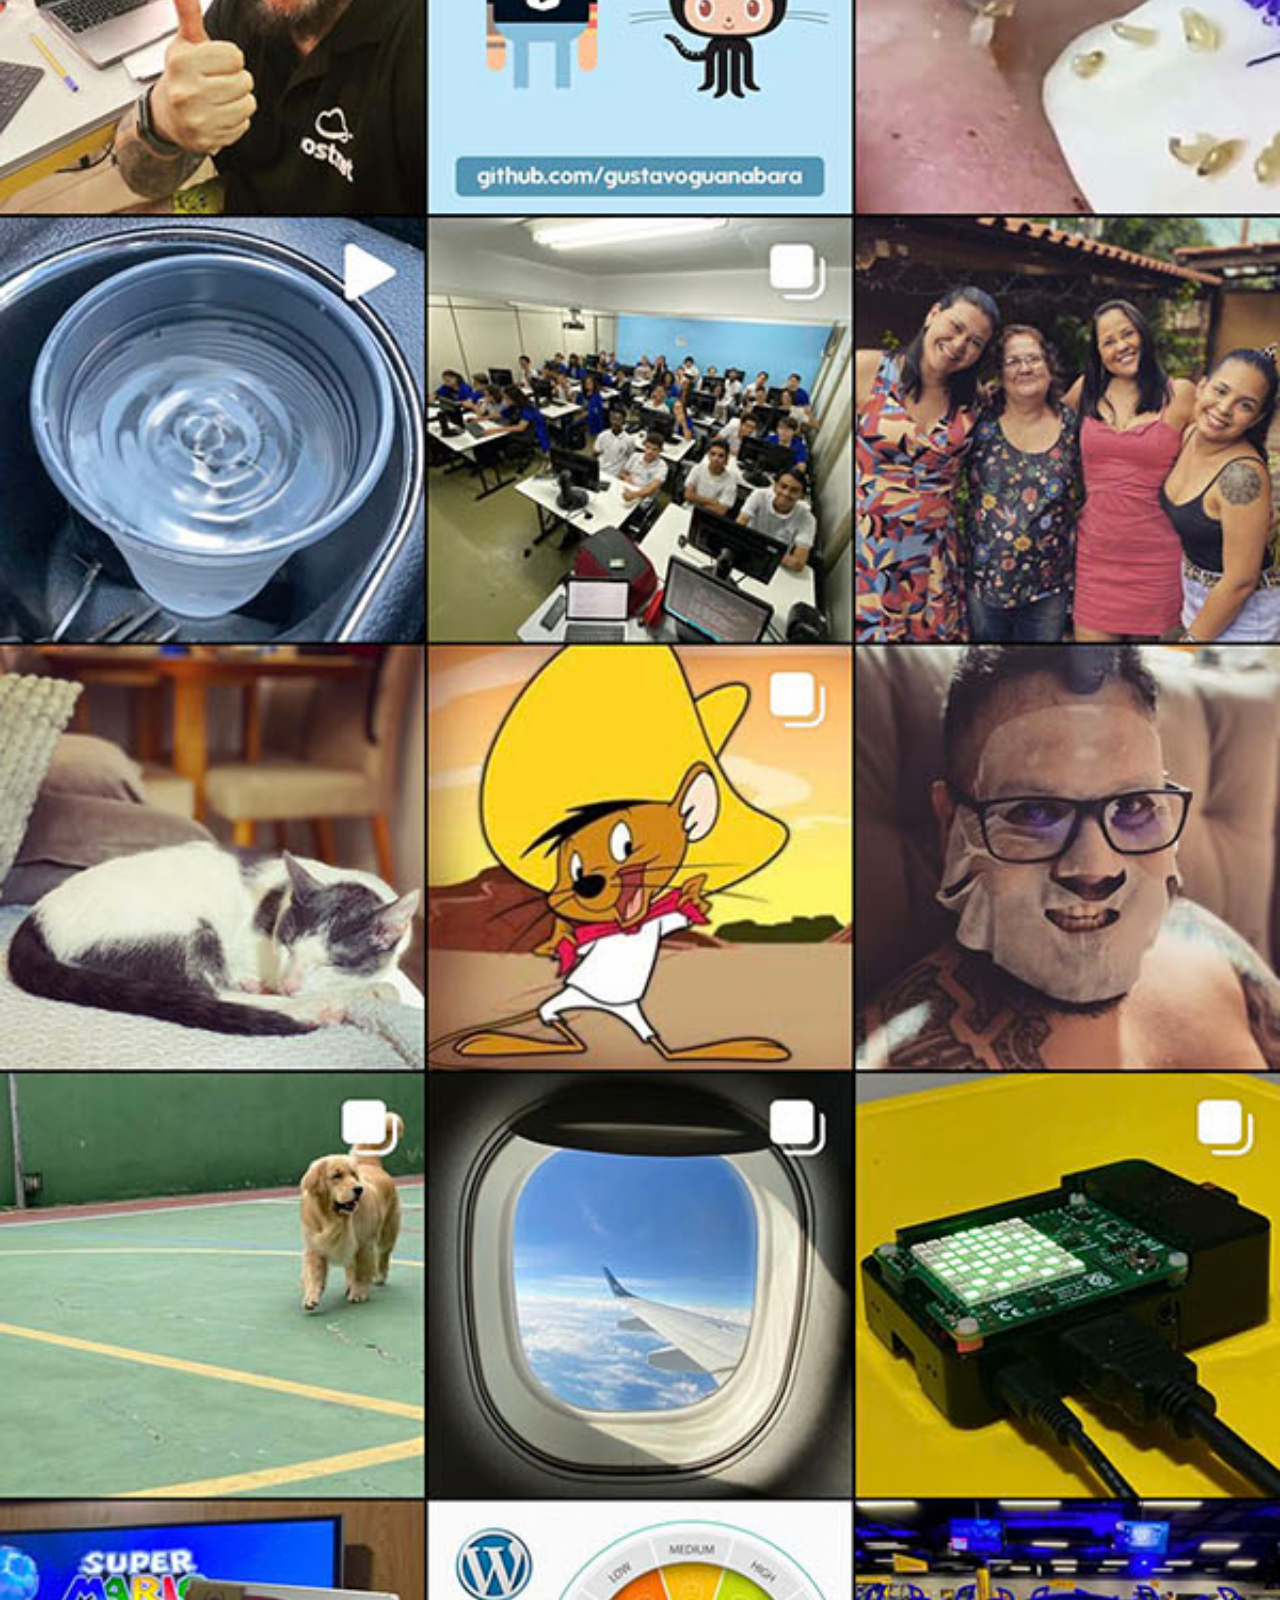
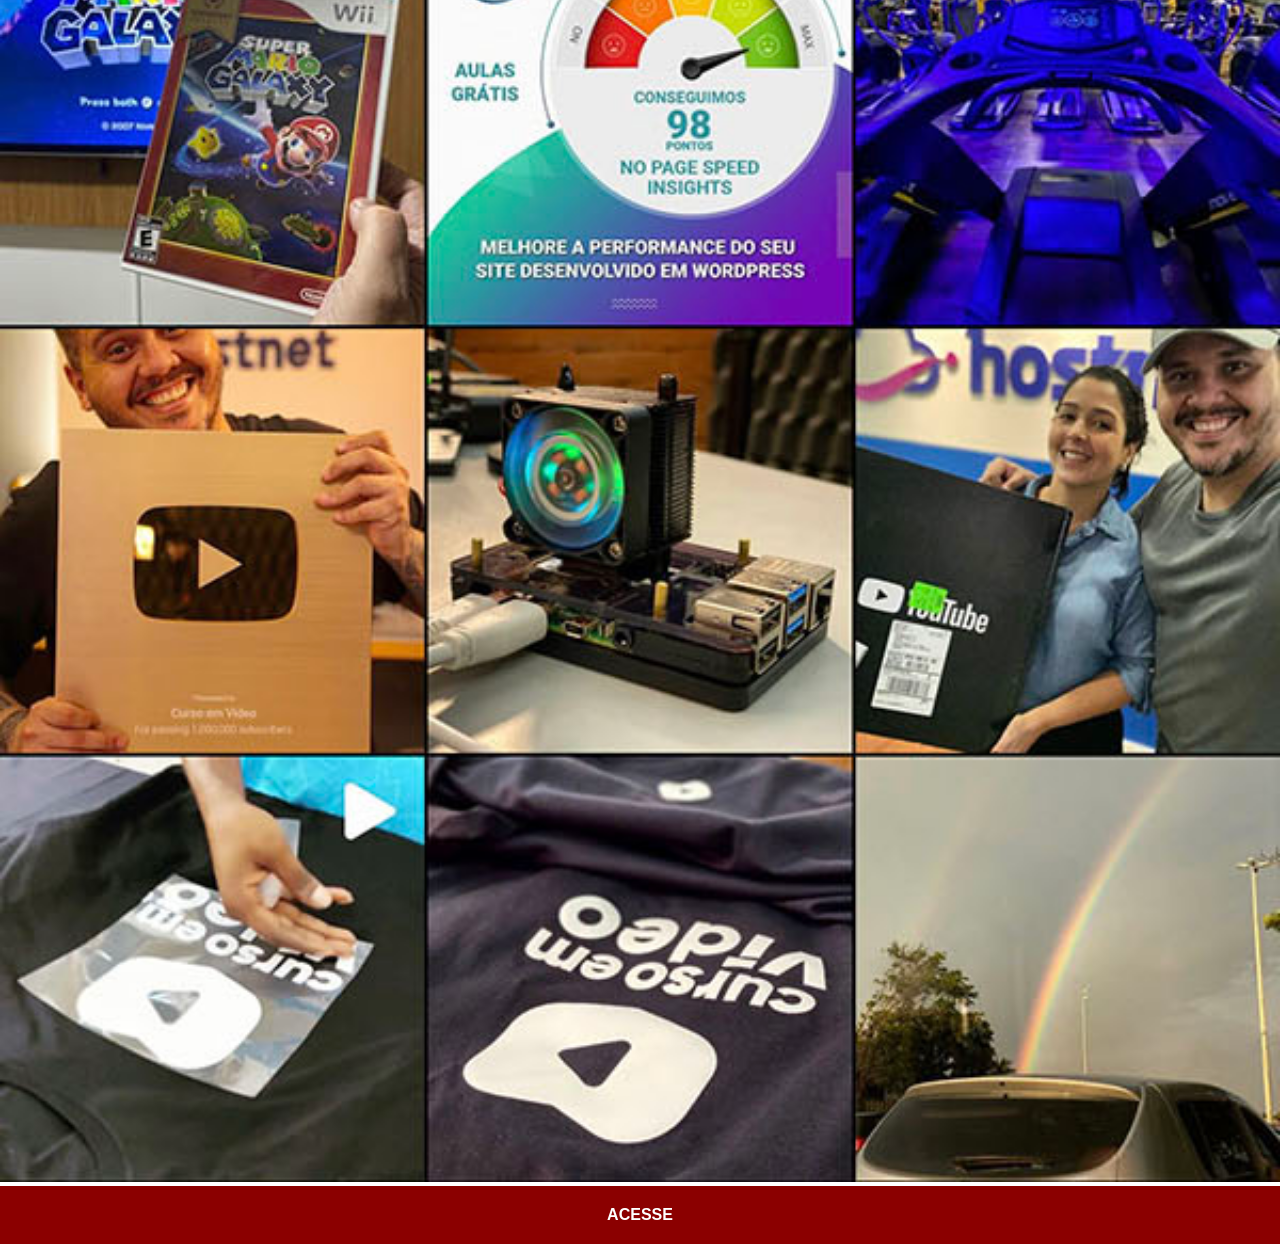
<file: instagram.html>
<!DOCTYPE html>
<html lang="en">
<head>
    <meta charset="UTF-8">
    <meta name="viewport" content="width=device-width, initial-scale=1.0">
    <link rel="stylesheet" href="estilos/social.css">
    <title>Document</title>
</head>
<body>
    <img src="pacote/imagens/tela-instagram.jpg" alt="Instagram">
    <a href="https://www.instagram.com/gustavoguanabara" target="_blank">ACESSE</a>
</body>
</html>
</file>
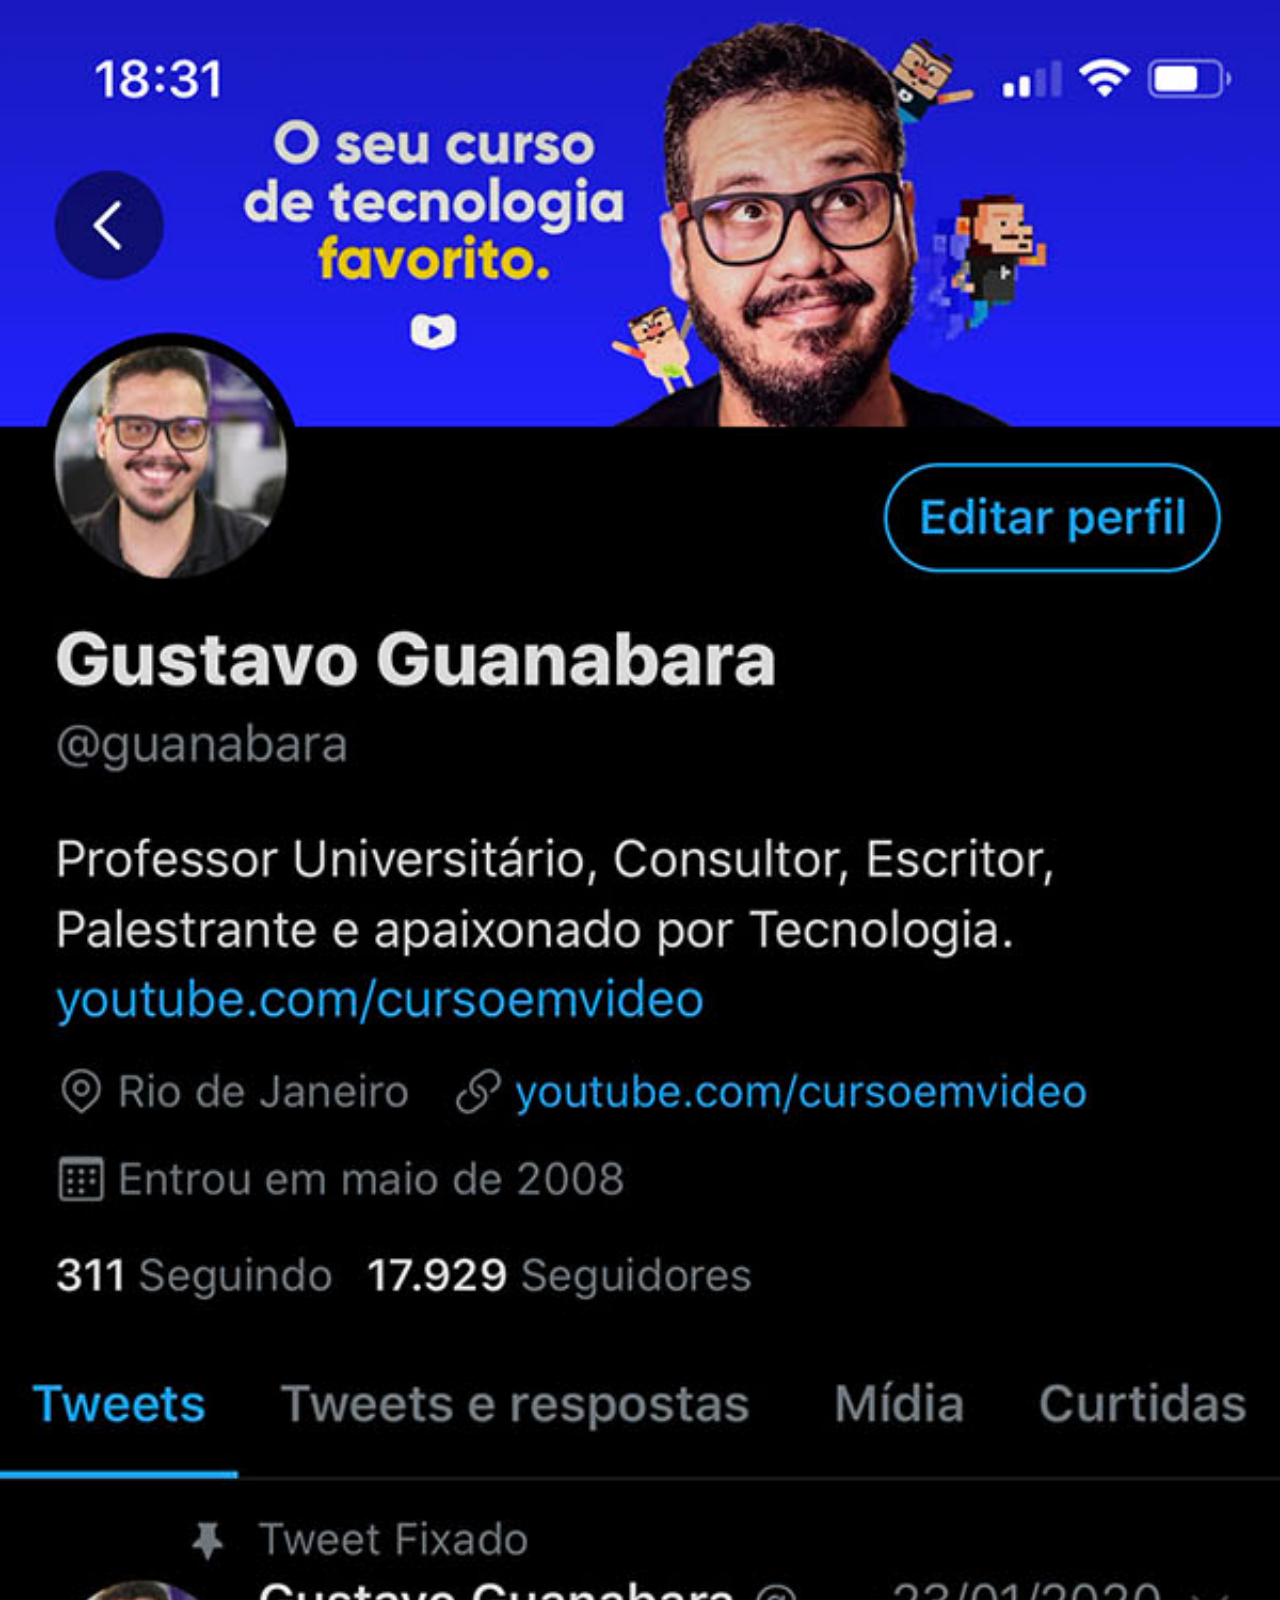
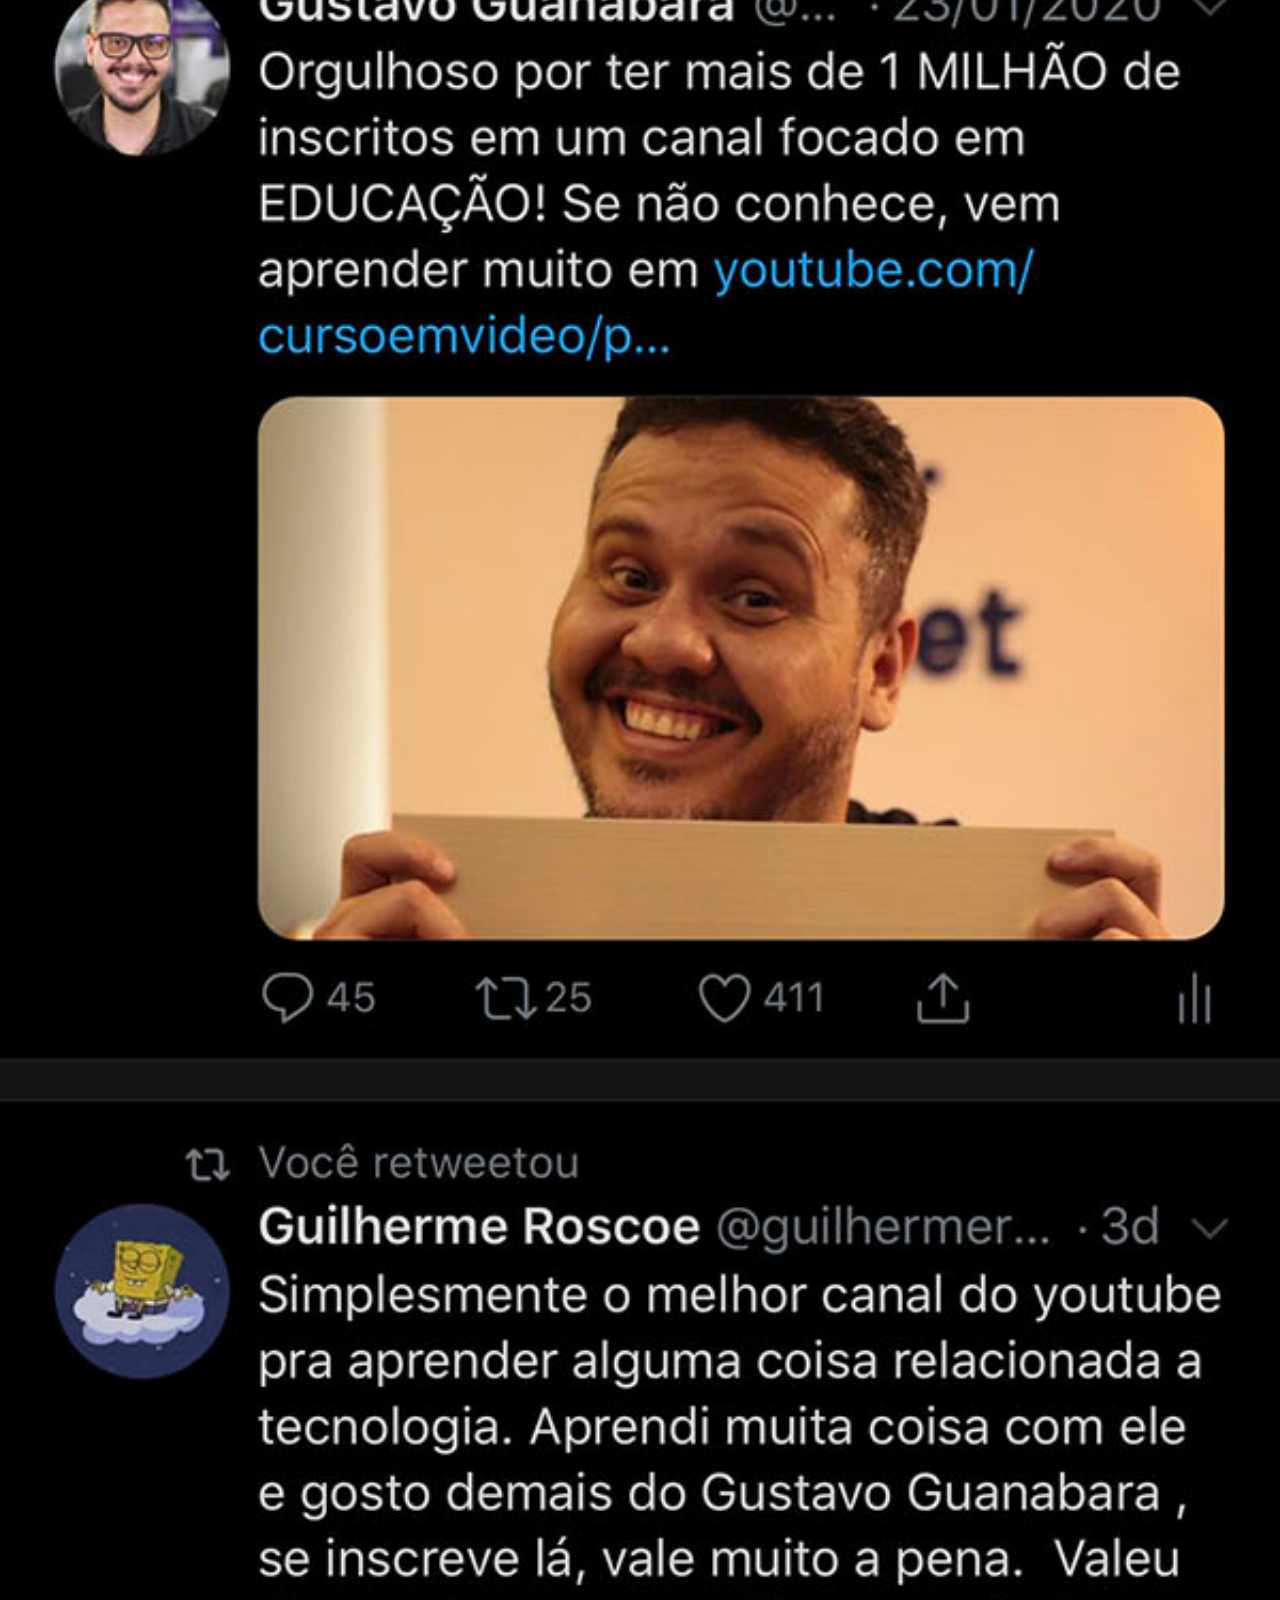
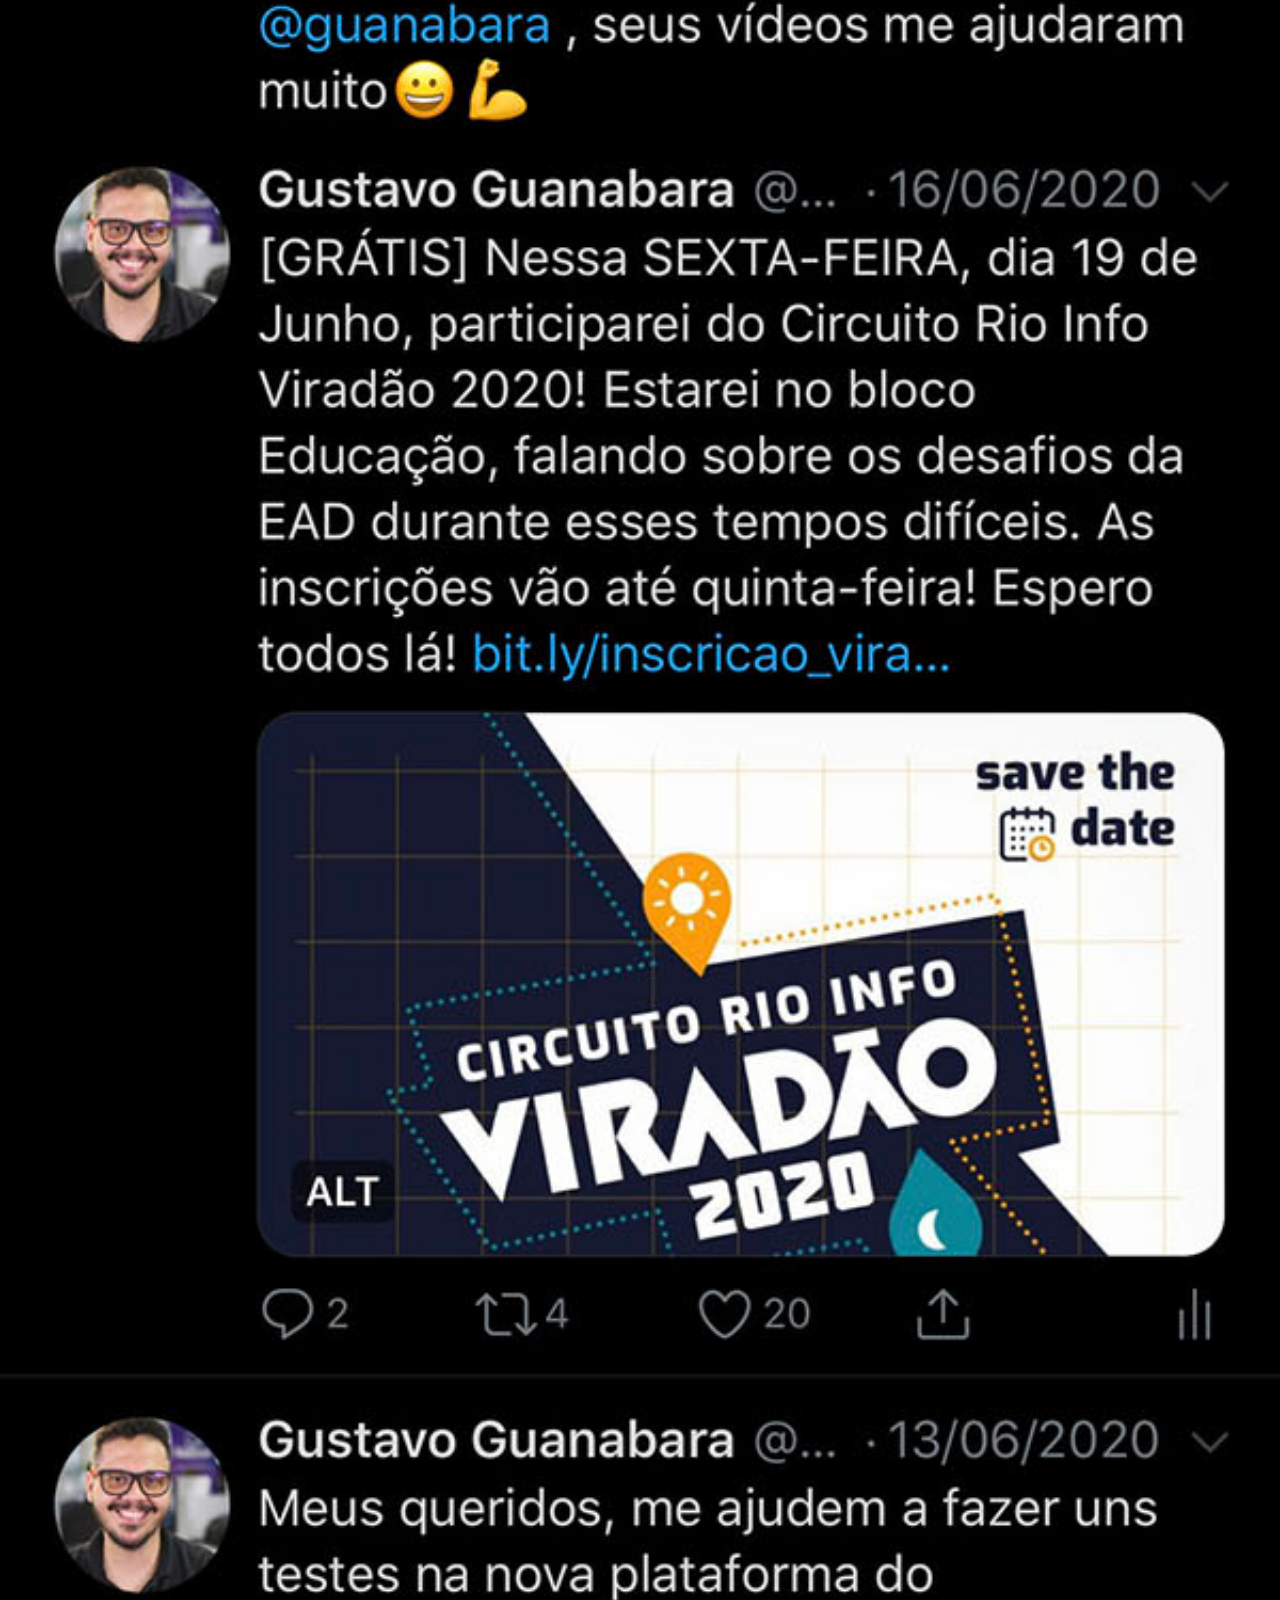
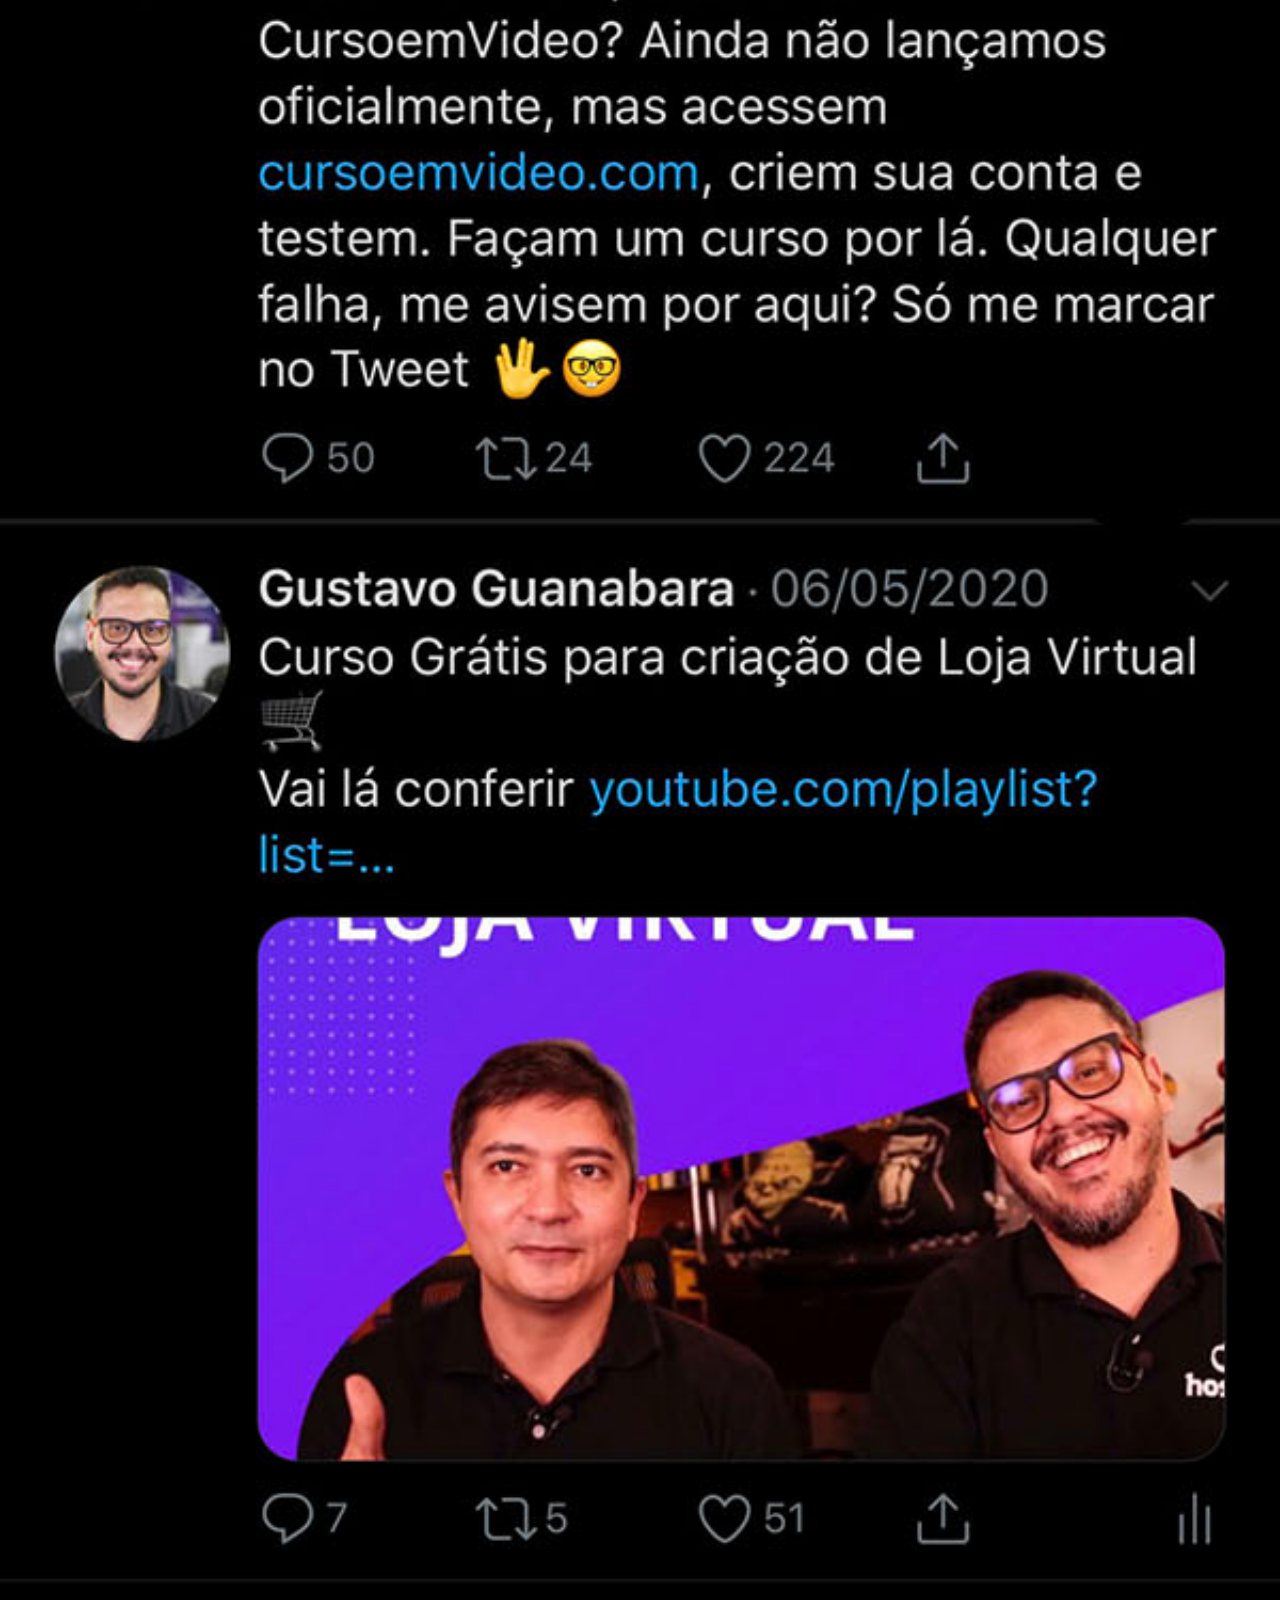
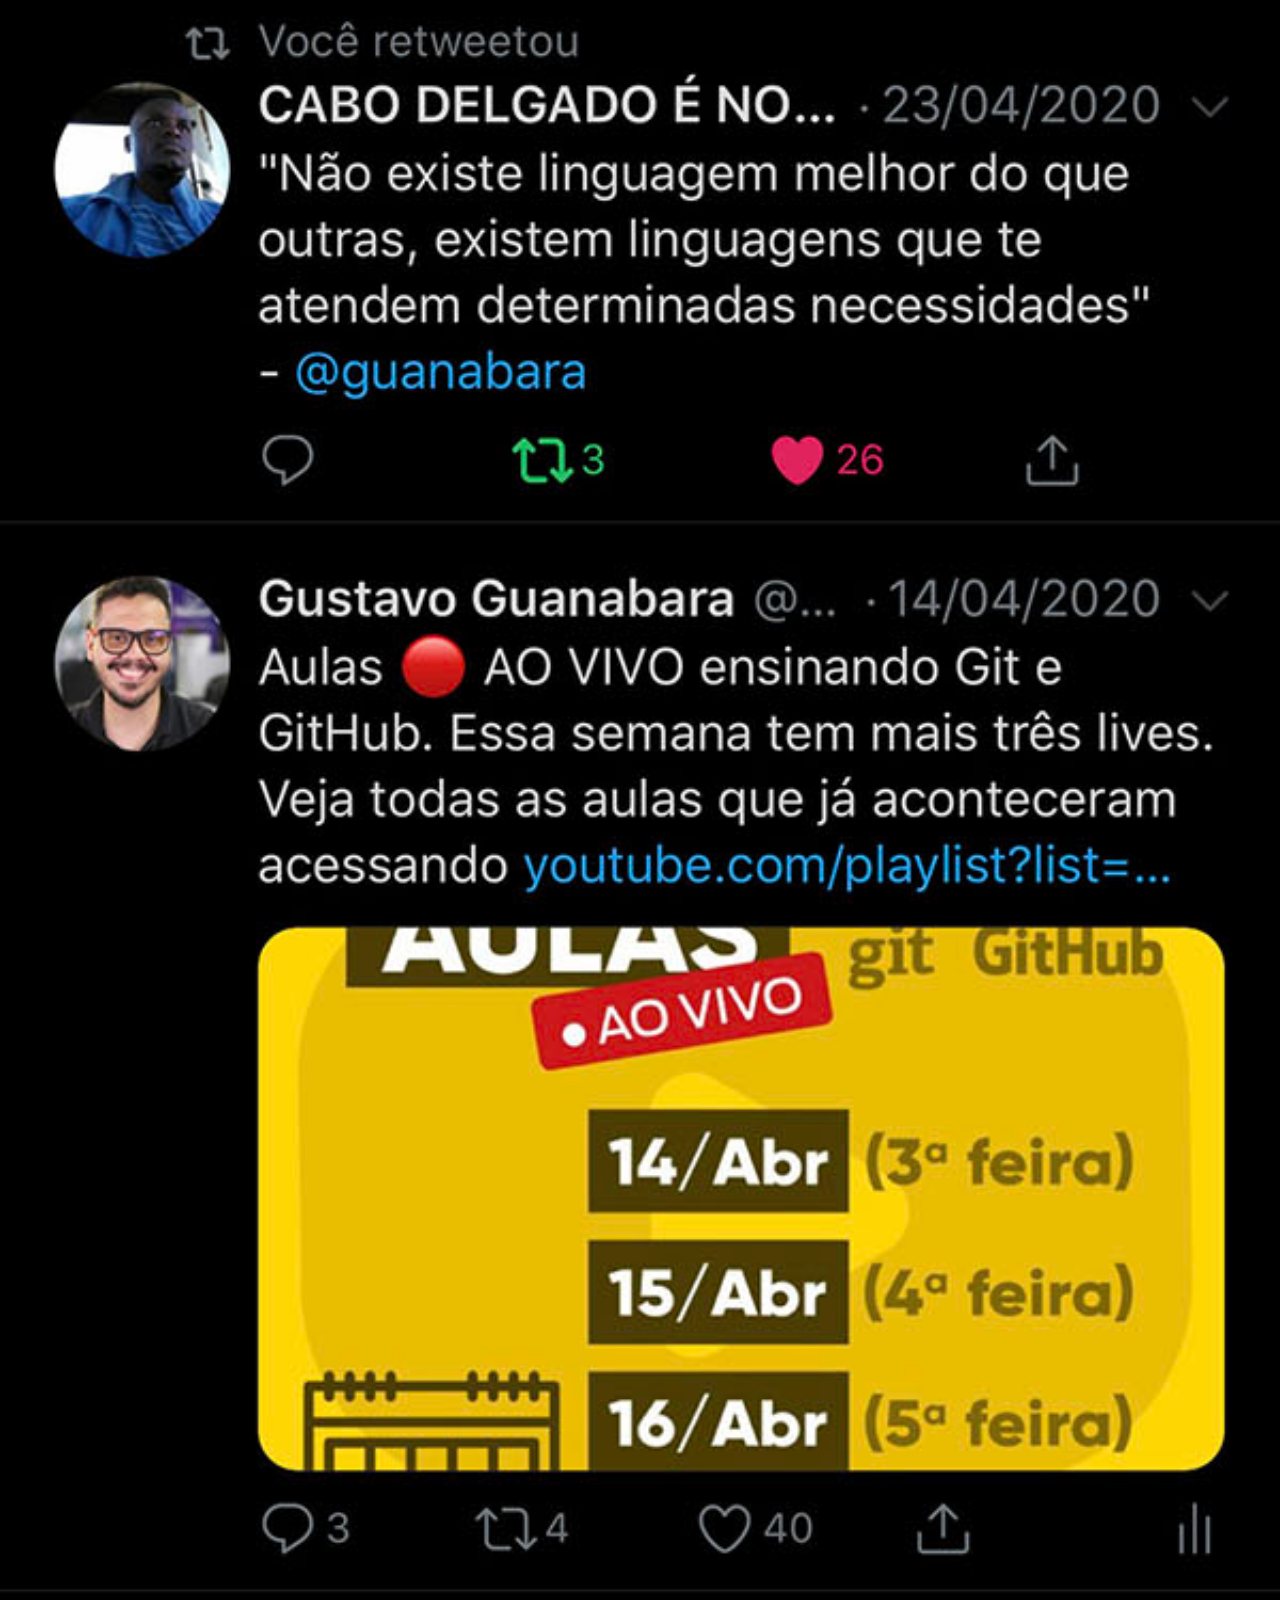
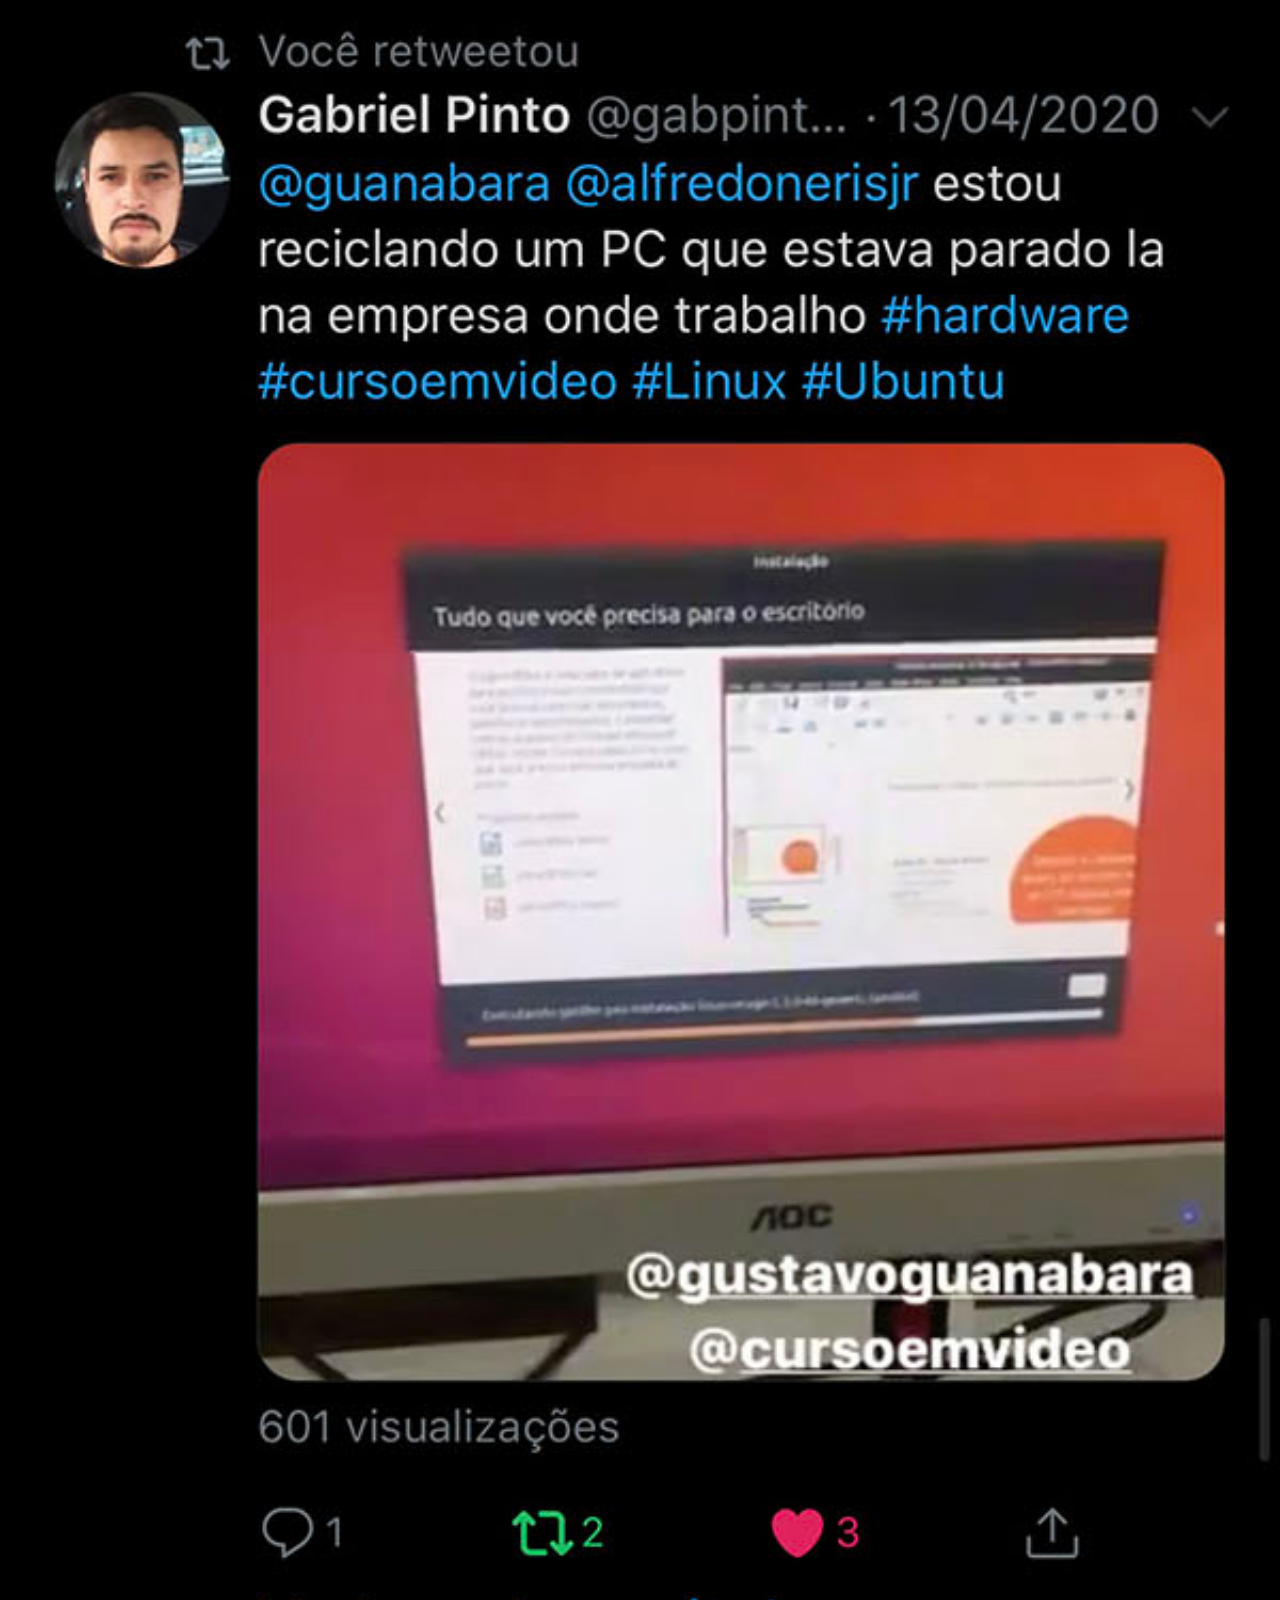
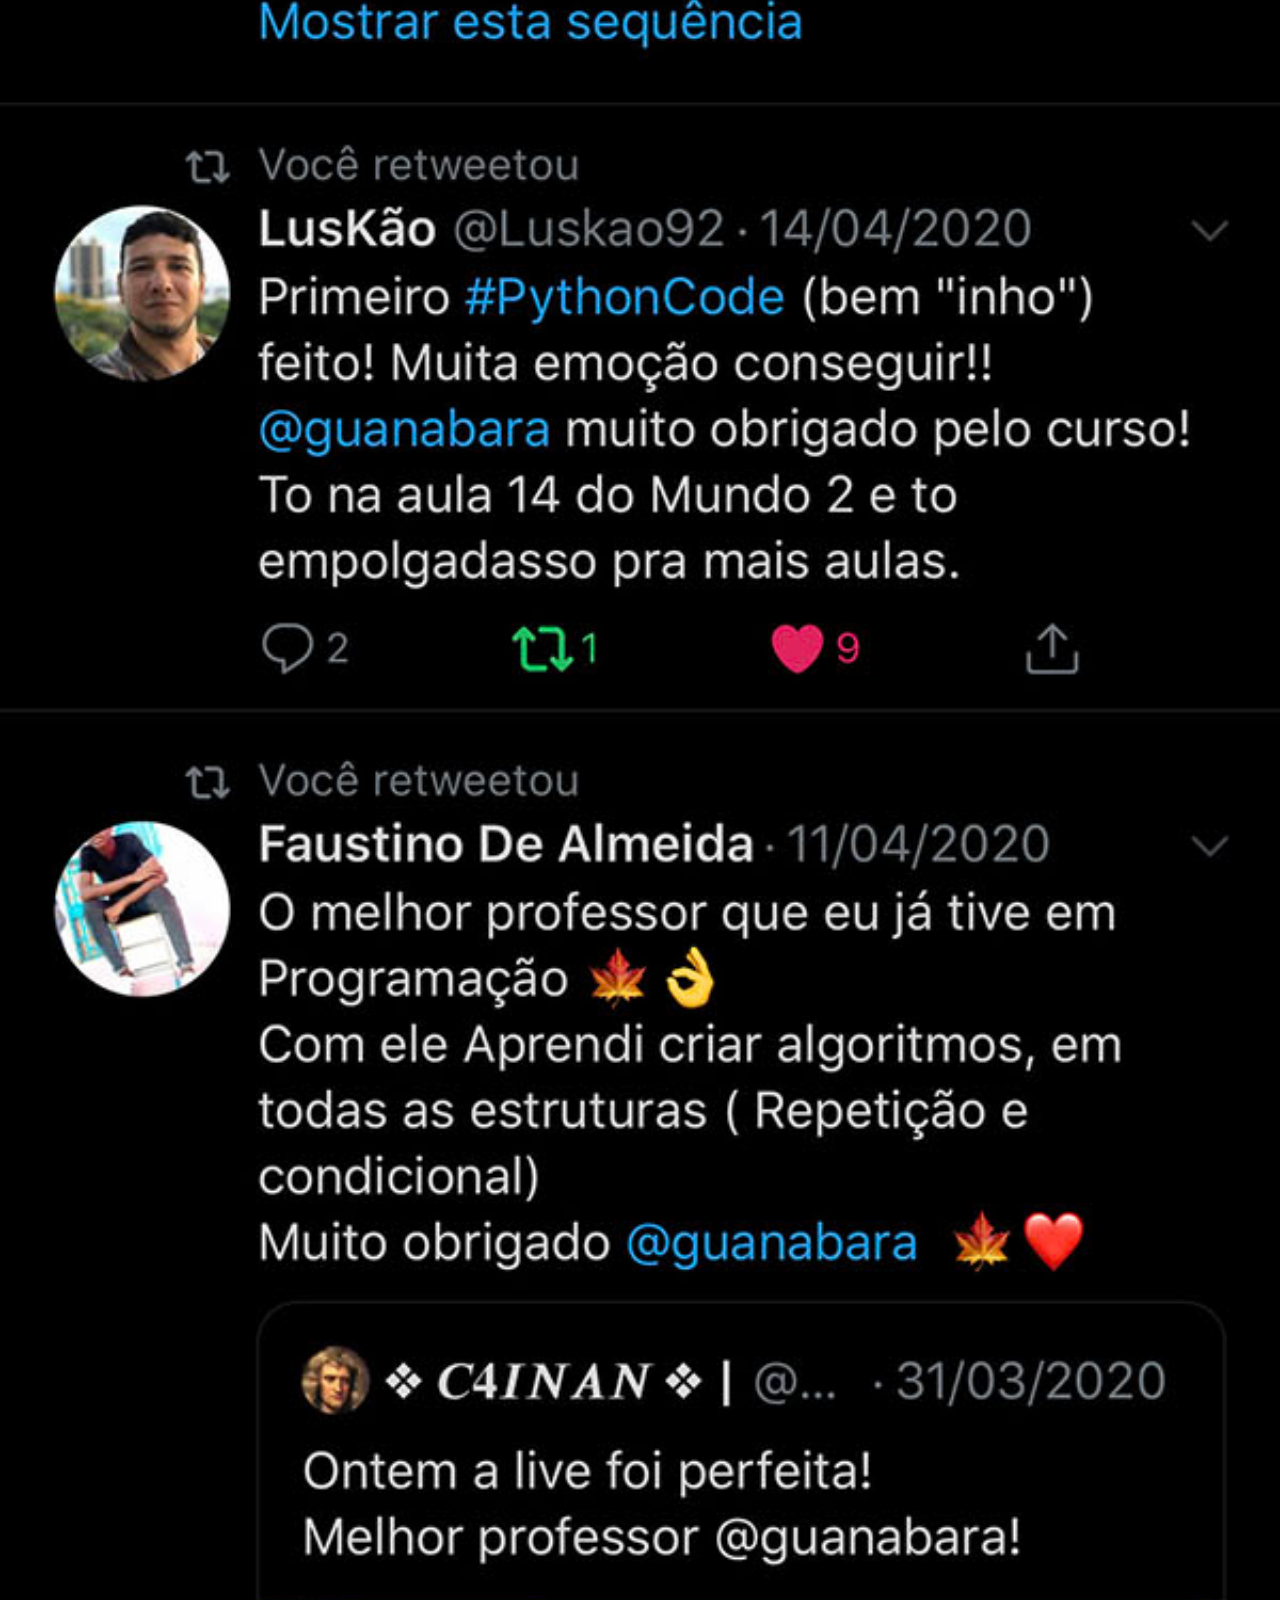
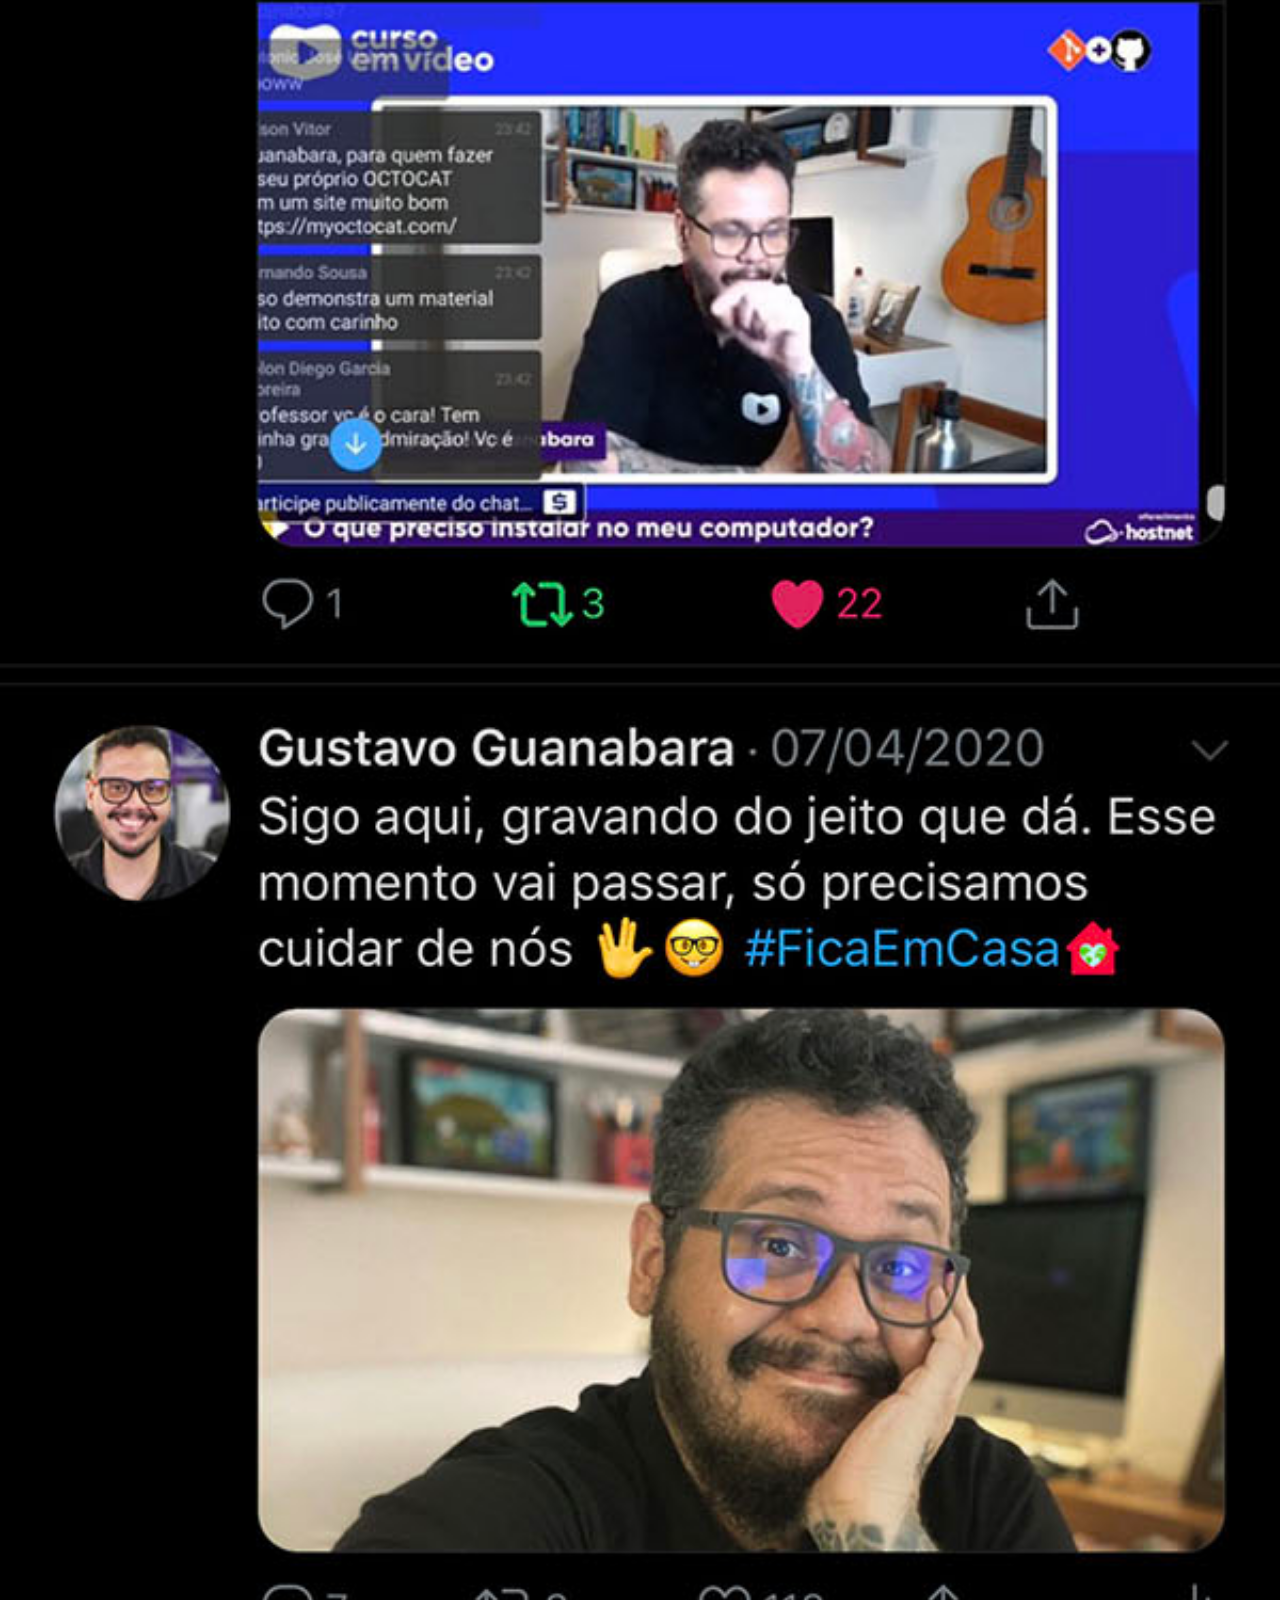
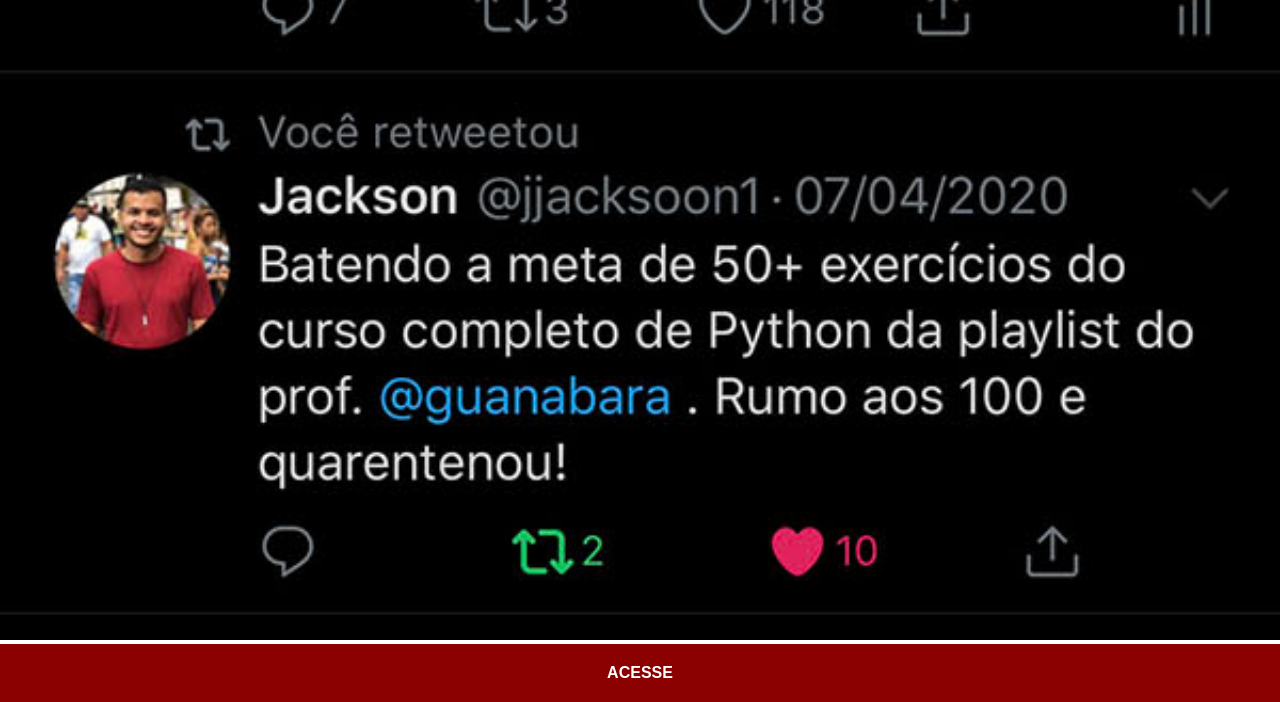
<file: twitter.html>
<!DOCTYPE html>
<html lang="pt-br">
<head>
    <meta charset="UTF-8">
    <meta name="viewport" content="width=device-width, initial-scale=1.0">
    <link rel="stylesheet" href="estilos/social.css">
    <title>Twitter</title>
</head>
<body>
    <img src="pacote/imagens/tela-twitter.jpg" alt="Twitter">
    <a href="https://twitter.com/gustavoguanabara" target="_blank">ACESSE</a>
</body>
</html>
</file>
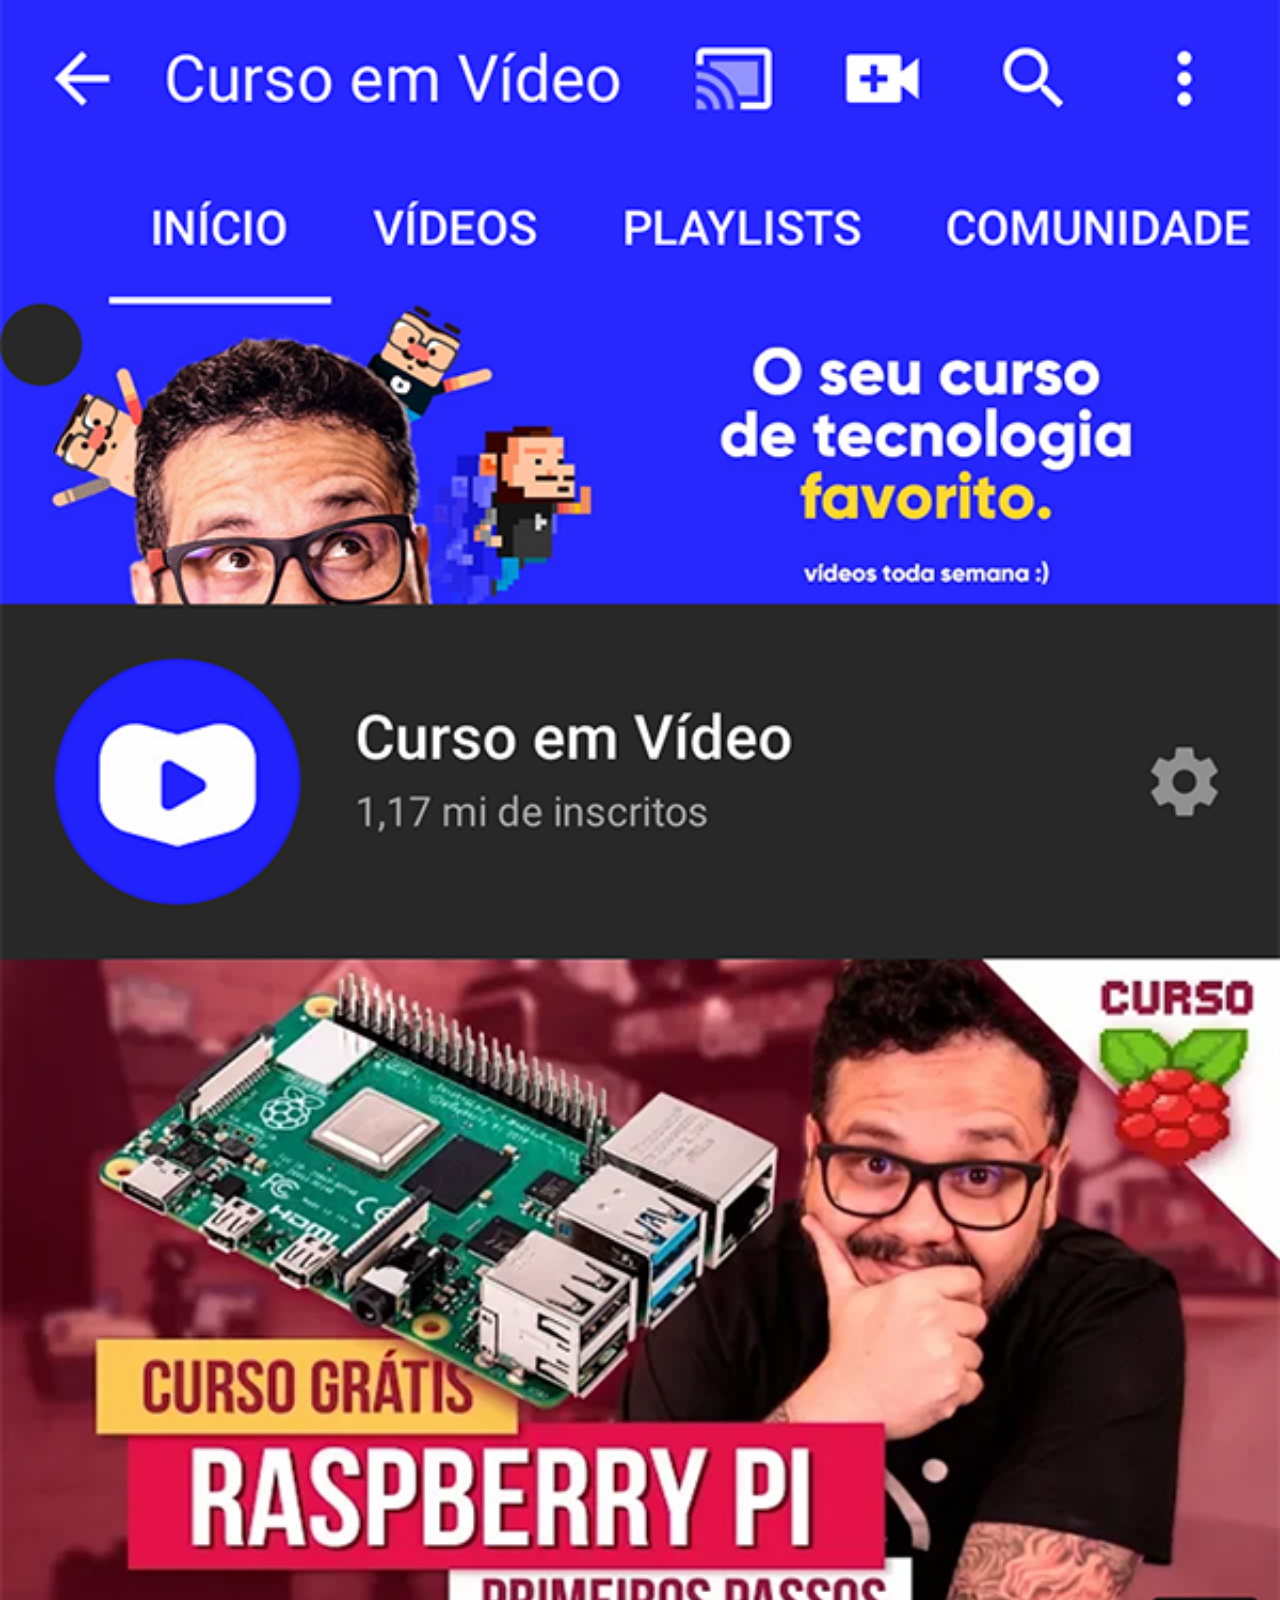
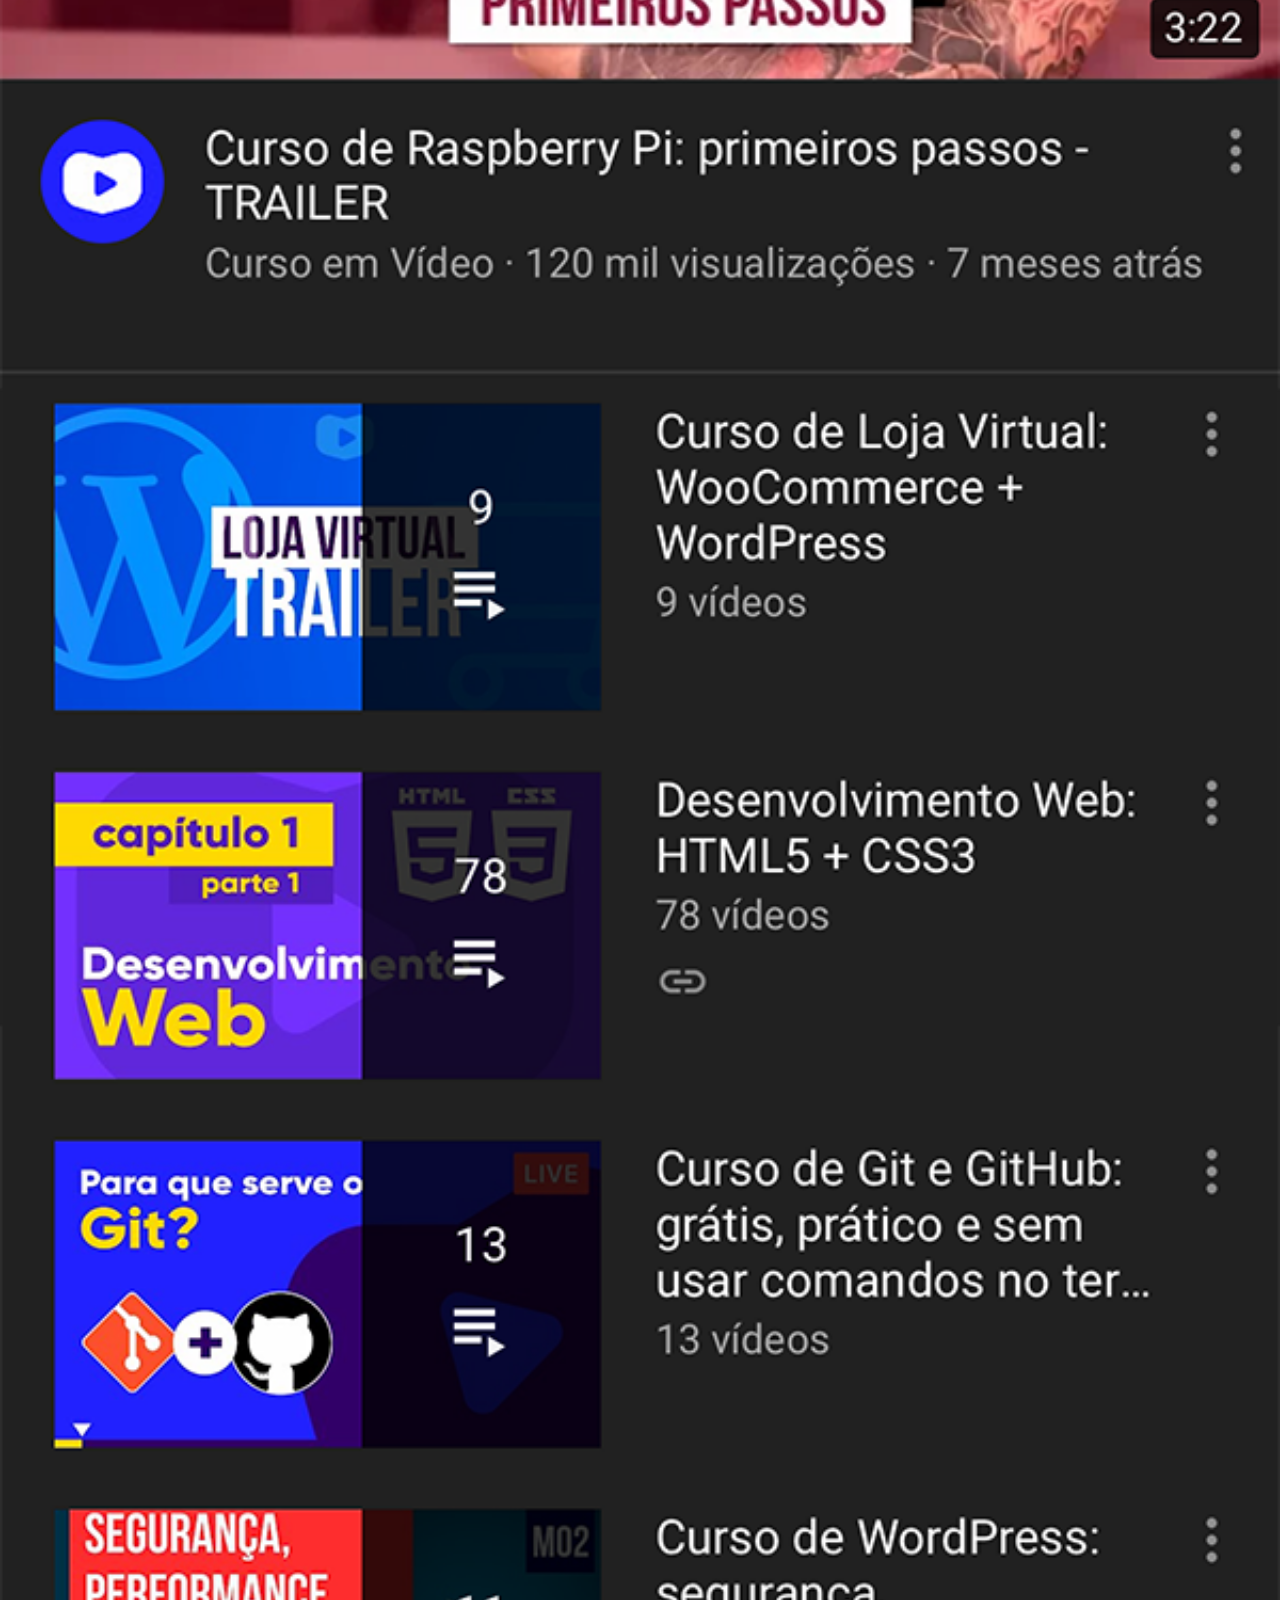
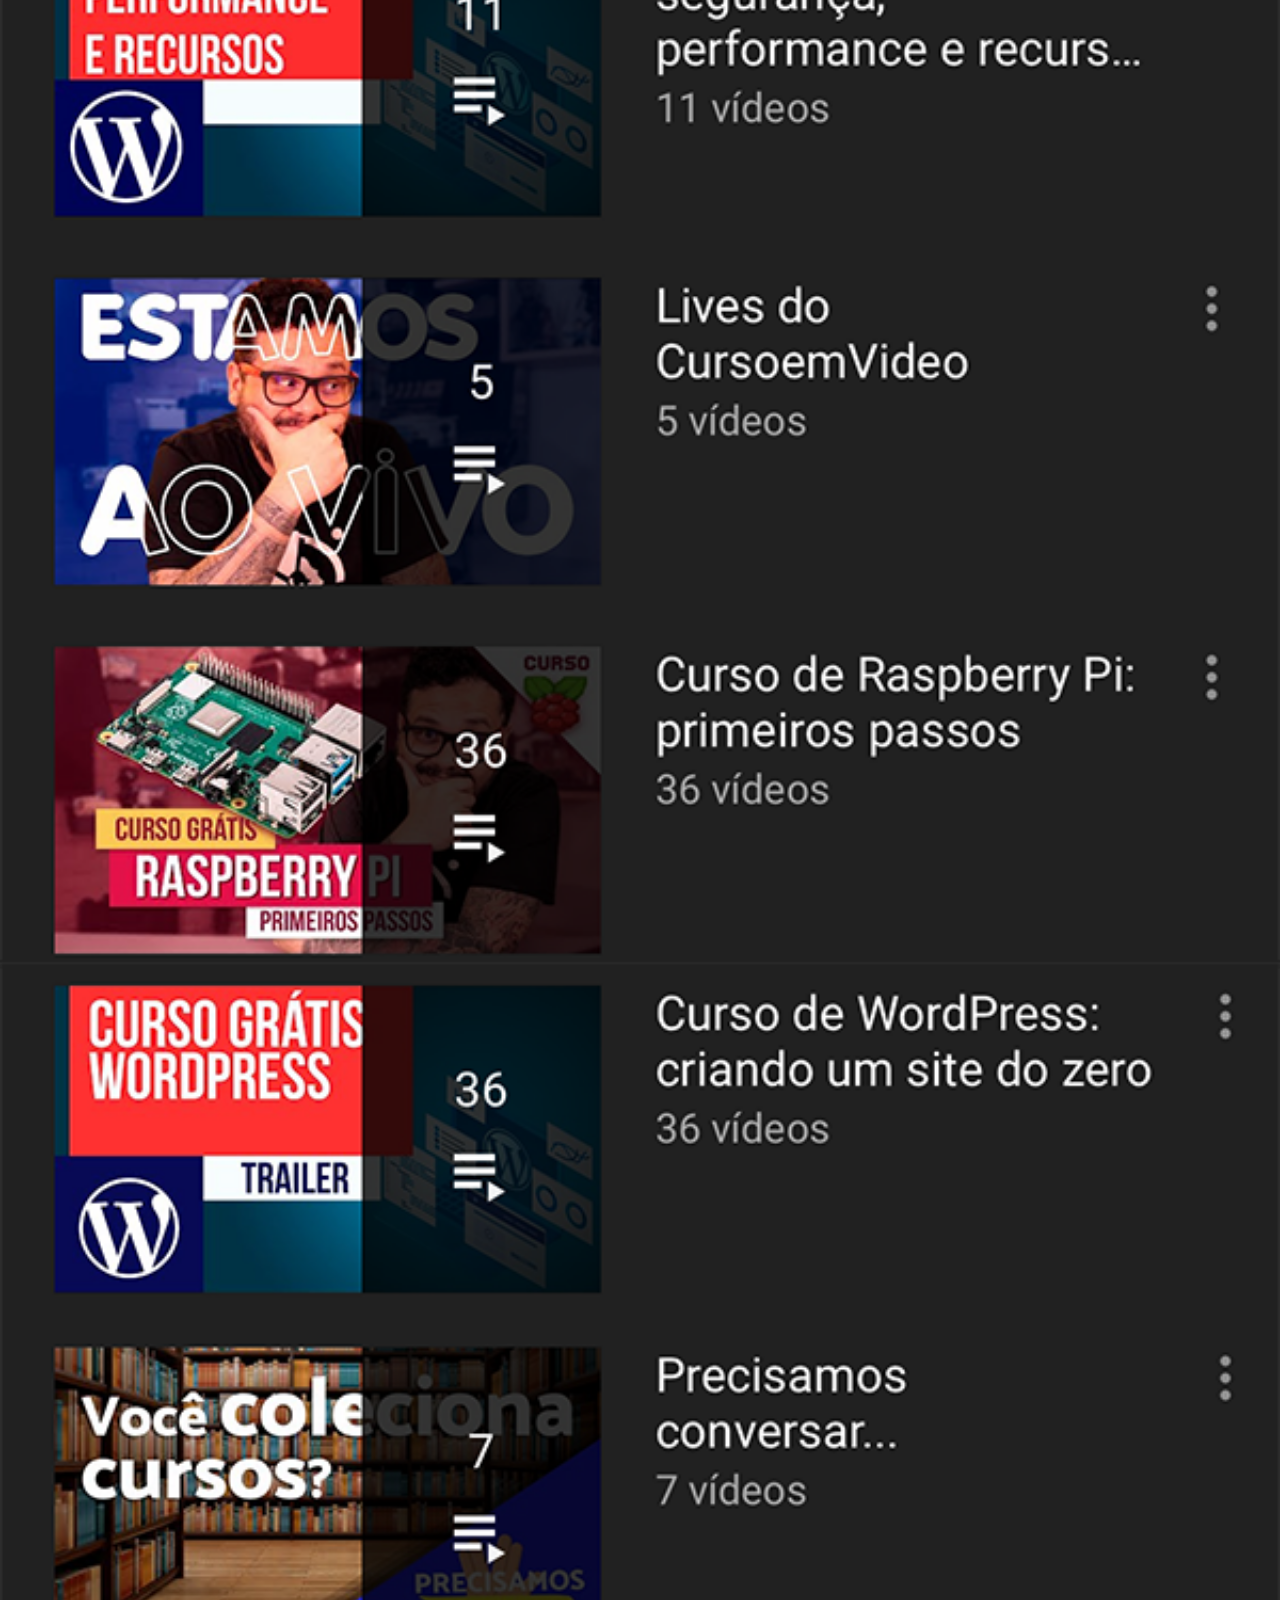
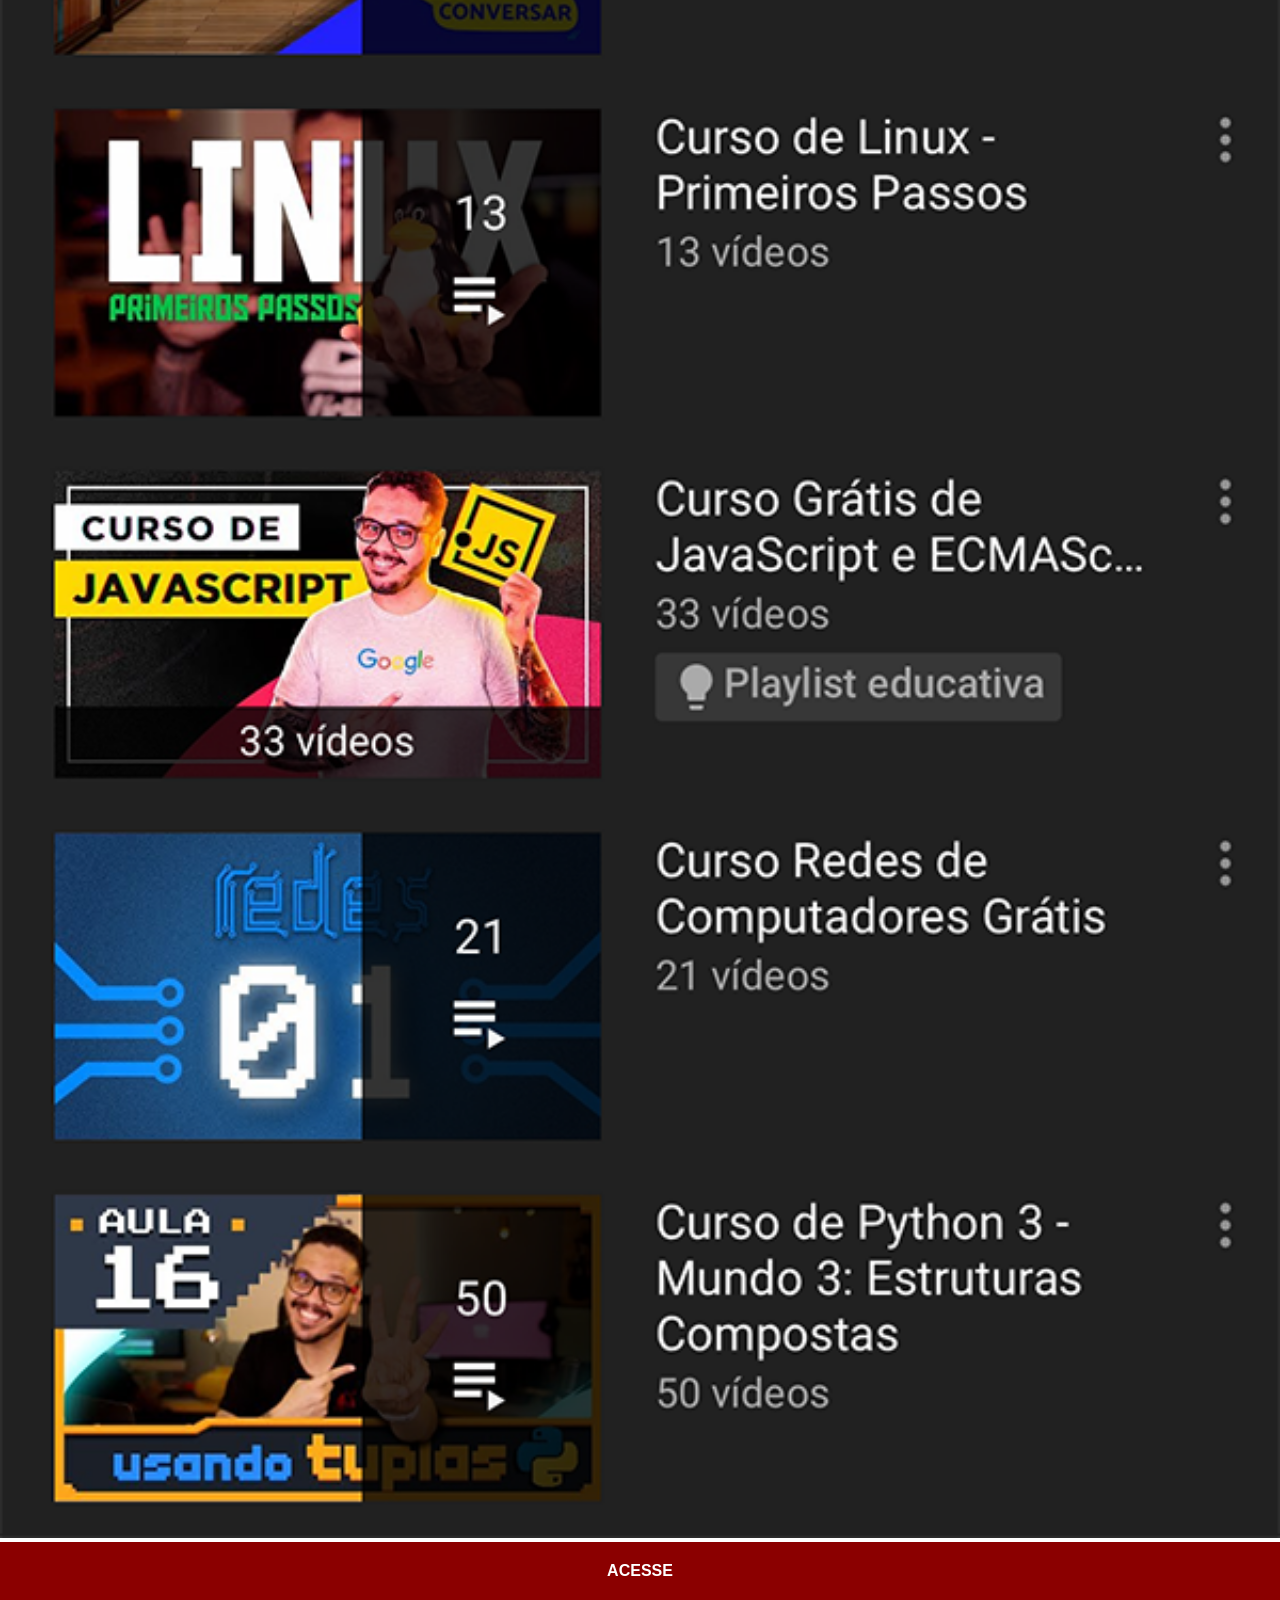
<file: youtube.html>
<!DOCTYPE html>
<html lang="pt-br">
<head>
    <meta charset="UTF-8">
    <meta name="viewport" content="width=device-width, initial-scale=1.0">
    <link rel="stylesheet" href="estilos/social.css">
    <title>Youtube</title>

    
</head>
<body>
    <img src="pacote/imagens/tela-youtube.png" alt="Youtube">
    <a href="https://www.youtube.com/@cursoemvideo" target="_blank">ACESSE</a>
</body>
</html>
</file>
<file: estilos/style.css>
@charset "UTF-8";


*{
    margin: 0px;
    padding: 0px;
    font-family: Arial, Helvetica, sans-serif;
}

html, body{
    height: 100vh;
    width: 100vw;
}

main{
    height: 100vh;
    position: relative;
    
    
}

body{
    background: url('../pacote/imagens/fundo-madeira.jpg') no-repeat;
    background-size: cover;
    background-attachment: fixed;
}

section#telefone{
    position: absolute;
    top: 50%;
    left: 50%;
    transform: translate(-50%, -50%);
    height: 627px;
    width: 311px;
    background: url('../pacote/imagens/frame-iphone.png') no-repeat;
    
}

iframe#tela{
    position: relative;
    top: 79px;
    left: 22px;
    height: 472px;
    width: 267px;
}

section#redes-sociais{
    text-align: right;

}

section#redes-sociais img{
    width: 50px;
    margin: 10px;
    border-radius: 50%;
    box-shadow: 2px 2px 5px rgba(0, 0, 0, 0.356);
   box-sizing: border-box;
}

section#redes-sociais img:hover{
    border: 2px solid rgba(255, 255, 255, 0.507);
    transform: translate(-3px, -3px);
    transition: transform 0.4s;
    box-shadow: 5px 5px 10px rgba(0, 0, 0, 0.397);
}
</file>
<file: estilos/social.css>
@charset "UTF-8";  


     *{
            margin: 0px;
            padding: 0px;
            font-family: Arial, Helvetica, sans-serif;
        }

        ::-webkit-scrollbar{
            width: 0px;
            height: 0px;
        }

        img{
            width: 100vw;

        }

        a{
            display: block;
            background-color: darkred;
            padding: 20px;
            text-align: center;
            font-weight: bold;
            text-decoration: none;
            color: white;
        }

        a:hover{
            background-color: red;
        }
</file>
